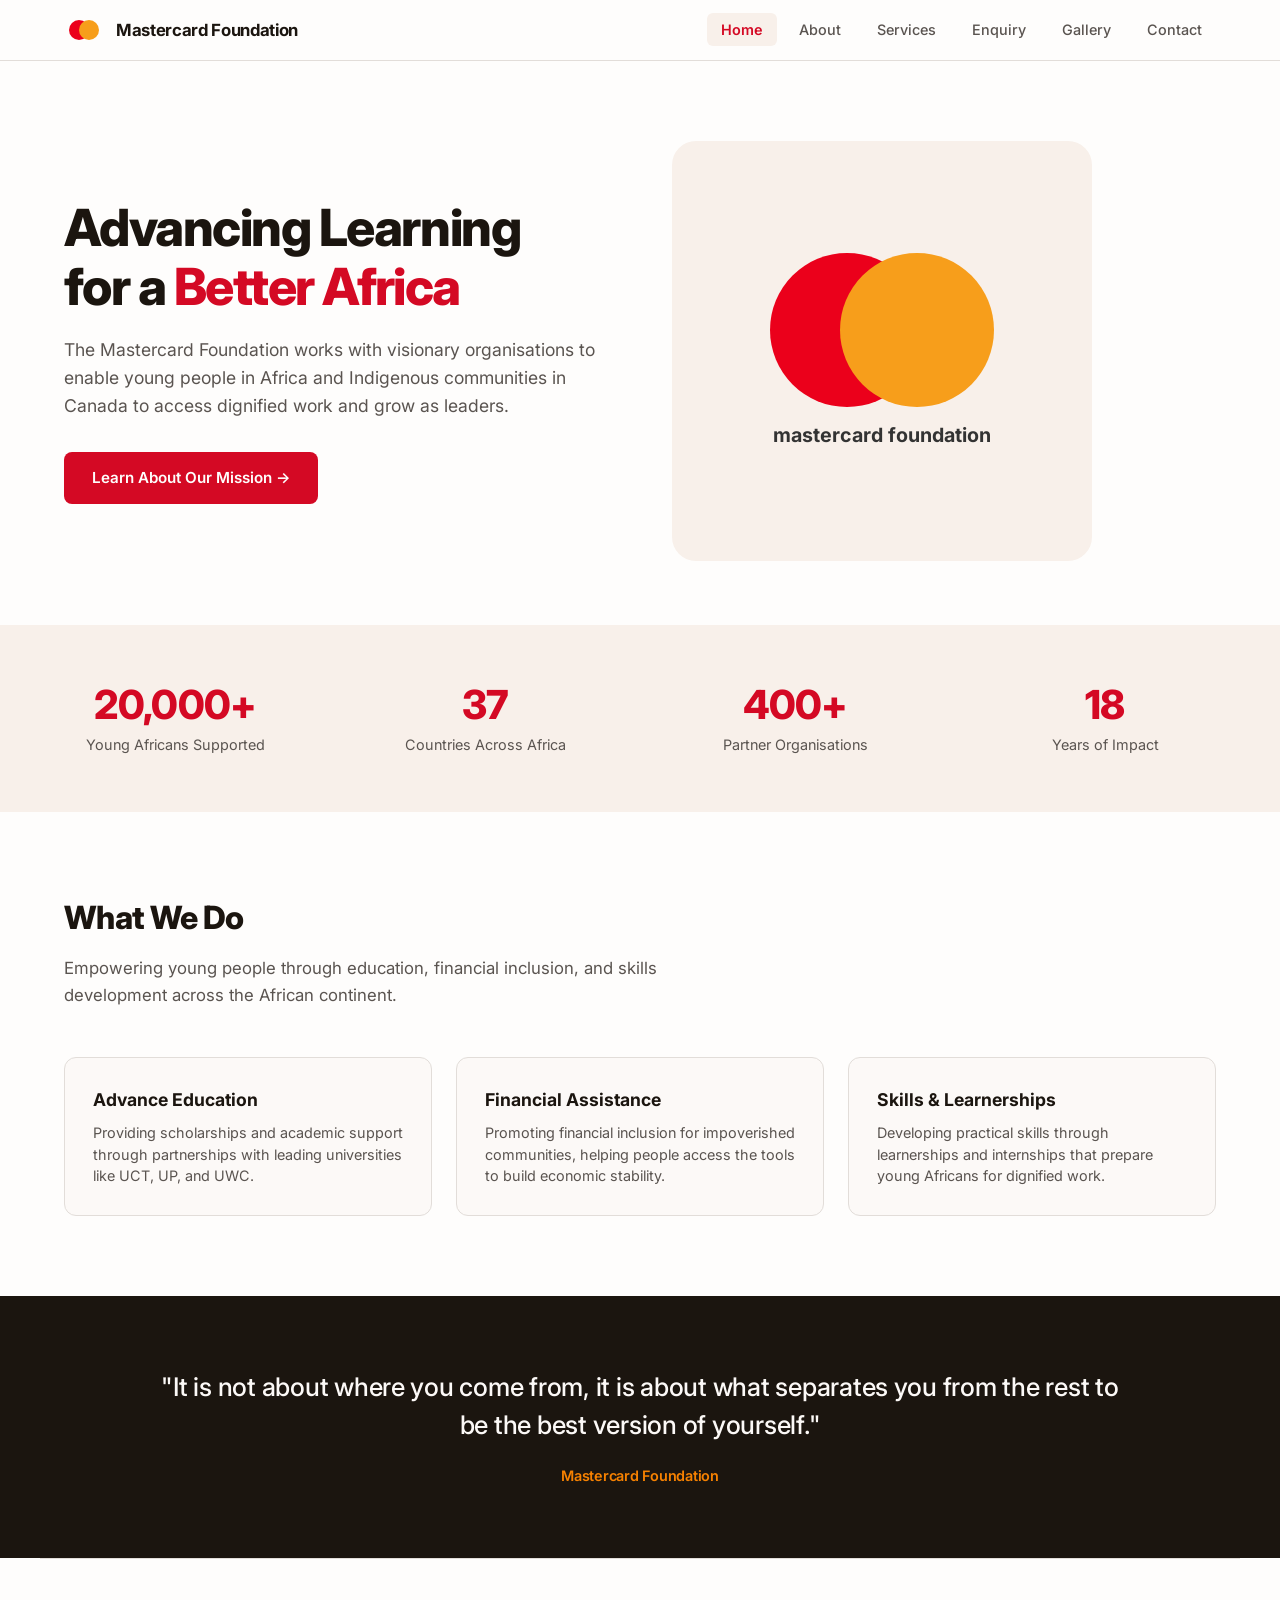
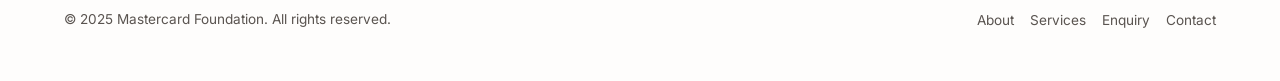
<file: WEDE5020_Part3_Hazel_Roman/WEDE_Part_3/index.html>
<!DOCTYPE html>
<html lang="en">
<head>

    <!-- Meta information for the page -->
    <meta charset="UTF-8">
    <meta name="viewport" content="width=device-width, initial-scale=1.0">
    <title>Mastercard Foundation | Home</title>
    <!-- Google Fonts for modern typography -->
    <link href="https://fonts.googleapis.com/css2?family=Inter:wght@400;500;600;700;800&display=swap" rel="stylesheet">
    

    <meta name="description" content="Learn about Mastercard Foundation programmes, educational opportunities, partnerships and community impact across Africa.">
    <meta name="robots" content="index, follow">
    <meta name="author" content="Hazel Zintle Roman">
    <meta property="og:title" content="Mastercard Foundation | Home">
    <meta property="og:description" content="Learn about Mastercard Foundation programmes, educational opportunities, partnerships and community impact across Africa.">
    <meta property="og:type" content="website">
    <link rel="stylesheet" href="css/index.css">
    <link rel="stylesheet" href="css/part3.css">
    <script src="js/main.js" defer></script>
  </head>
<body>
    <!-- Header: Contains the navigation bar for the website -->
    <header>
        <nav>
            <!-- Brand/Logo link that takes user back to homepage -->
            <a href="index.html" class="nav-brand">
                <!-- Mastercard circles logo (simplified SVG) -->
                <svg viewBox="0 0 48 32" fill="none" xmlns="http://www.w3.org/2000/svg">
                    <circle cx="18" cy="16" r="12" fill="#EB001B"/>
                    <circle cx="30" cy="16" r="12" fill="#F79E1B"/>
                    <path d="M24 6.8a12 12 0 010 18.4 12 12 0 000-18.4z" fill="#FF5F00"/>
                </svg>
                <span>Mastercard Foundation</span>
            </a>

            <!-- Main navigation links connecting all pages of the website -->
            <ul class="nav-links">
                <li><a href="index.html" class="active">Home</a></li>
                <li><a href="about.html">About</a></li>
                <li><a href="services.html">Services</a></li>
                <li><a href="enquiry.html">Enquiry</a></li>
                <li><a href="gallery.html">Gallery</a></li>
                <li><a href="contact.html">Contact</a></li>
            </ul>
        </nav>
    </header>

    <!-- Main content area of the homepage -->
    <main>
        <!-- Hero Section: First thing visitors see, introduces the foundation -->
        <section class="hero">
            <div class="hero-content">
                <h1>Advancing Learning for a <span class="accent">Better Africa</span></h1>
                <p>The Mastercard Foundation works with visionary organisations to enable young people in Africa and Indigenous communities in Canada to access dignified work and grow as leaders.</p>
                <a href="about.html" class="hero-cta">Learn About Our Mission →</a>
            </div>

            <!-- Visual element: Large Mastercard Foundation logo -->
            <div class="hero-visual">
                <svg viewBox="0 0 200 180" fill="none" xmlns="http://www.w3.org/2000/svg">
                    <circle cx="75" cy="75" r="55" fill="#EB001B"/>
                    <circle cx="125" cy="75" r="55" fill="#F79E1B"/>
                    <path d="M100 30a55 55 0 010 90 55 55 0 000-90z" fill="#FF5F00"/>
                    <text x="100" y="155" text-anchor="middle" font-family="Inter, sans-serif" font-size="14" font-weight="700" fill="#333">mastercard foundation</text>
                </svg>
            </div>
        </section>

        <!-- Statistics Section: Key impact numbers of the foundation -->
        <section class="stats">
            <div class="stats-inner">
                <div class="stat-item">
                    <div class="number">20,000+</div>
                    <div class="label">Young Africans Supported</div>
                </div>
                <div class="stat-item">
                    <div class="number">37</div>
                    <div class="label">Countries Across Africa</div>
                </div>
                <div class="stat-item">
                    <div class="number">400+</div>
                    <div class="label">Partner Organisations</div>
                </div>
                <div class="stat-item">
                    <div class="number">18</div>
                    <div class="label">Years of Impact</div>
                </div>
            </div>
        </section>

        <!-- Services Preview: Brief overview of what the foundation offers -->
        <section class="services-preview">
            <div class="section-header">
                <h2>What We Do</h2>
                <p>Empowering young people through education, financial inclusion, and skills development across the African continent.</p>
            </div>

            <div class="services-grid">
                <!-- Service 1: Advance Education -->
                <article class="service-item">
                    <h3>Advance Education</h3>
                    <p>Providing scholarships and academic support through partnerships with leading universities like UCT, UP, and UWC.</p>
                </article>

                <!-- Service 2: Financial Assistance -->
                <article class="service-item">
                    <h3>Financial Assistance</h3>
                    <p>Promoting financial inclusion for impoverished communities, helping people access the tools to build economic stability.</p>
                </article>

                <!-- Service 3: Skills & Learnerships -->
                <article class="service-item">
                    <h3>Skills &amp; Learnerships</h3>
                    <p>Developing practical skills through learnerships and internships that prepare young Africans for dignified work.</p>
                </article>
            </div>
        </section>

        <!-- Motivational Quote Section -->
        <section class="mission">
            <blockquote>
                "It is not about where you come from, it is about what separates you from the rest to be the best version of yourself."
                <cite>Mastercard Foundation</cite>
            </blockquote>
        </section>
    </main>

    <!-- Footer: Contains copyright and secondary navigation links -->
    <footer>
        <div class="footer-left">
            <p>&copy; 2025 Mastercard Foundation. All rights reserved.</p>
        </div>
        <!-- Footer navigation links for quick access to all pages -->
        <ul class="footer-links">
            <li><a href="about.html">About</a></li>
            <li><a href="services.html">Services</a></li>
            <li><a href="enquiry.html">Enquiry</a></li>
            <li><a href="contact.html">Contact</a></li>
        </ul>
    </footer>
</body>
</html>
</file>
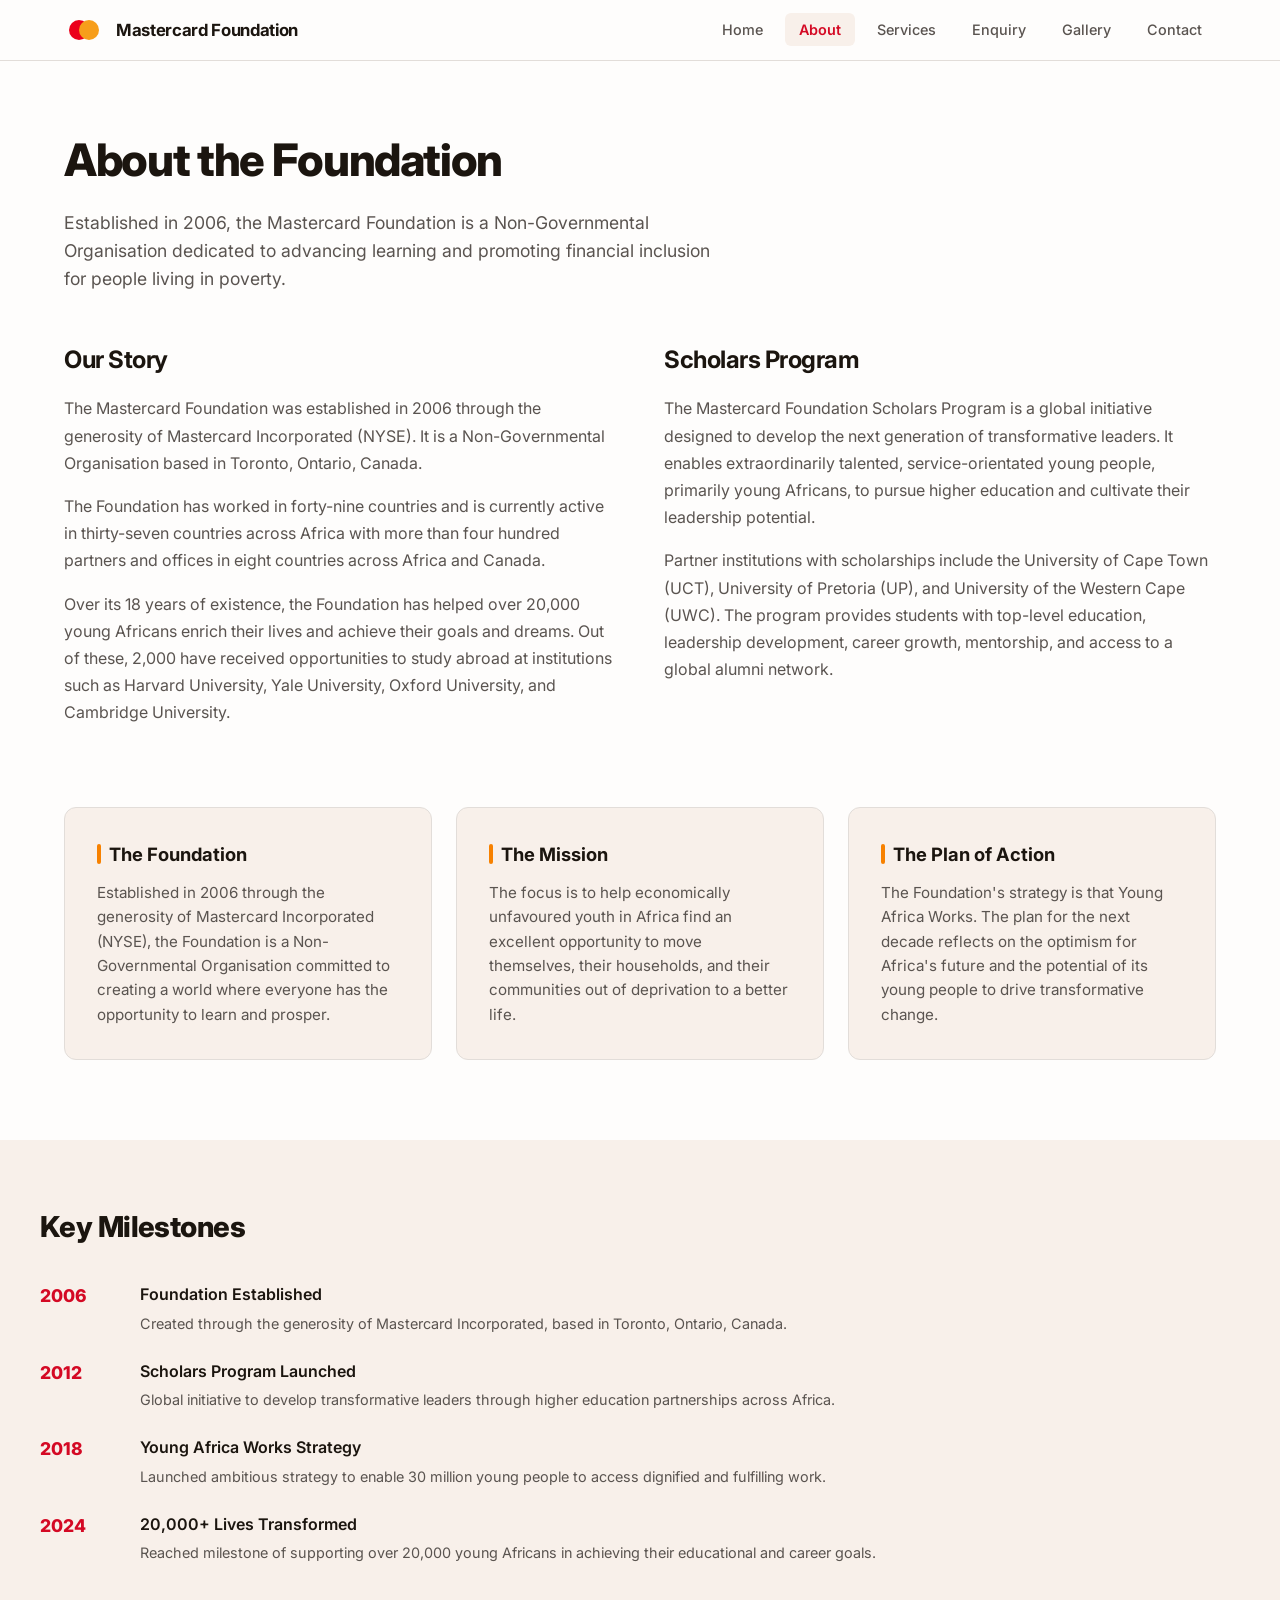
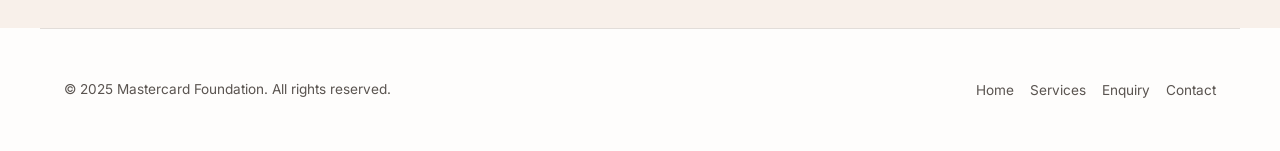
<file: WEDE5020_Part3_Hazel_Roman/WEDE_Part_3/about.html>
<!DOCTYPE html>
<html lang="en">
<head>

    <!-- Meta information for the About page -->
    <meta charset="UTF-8">
    <meta name="viewport" content="width=device-width, initial-scale=1.0">
    <title>About | Mastercard Foundation</title>
    <link href="https://fonts.googleapis.com/css2?family=Inter:wght@400;500;600;700;800&display=swap" rel="stylesheet">
    

    <meta name="description" content="Discover the Mastercard Foundation mission, vision and commitment to advancing education and financial inclusion.">
    <meta name="robots" content="index, follow">
    <meta name="author" content="Hazel Zintle Roman">
    <meta property="og:title" content="About | Mastercard Foundation">
    <meta property="og:description" content="Discover the Mastercard Foundation mission, vision and commitment to advancing education and financial inclusion.">
    <meta property="og:type" content="website">
    <link rel="stylesheet" href="css/about.css">
    <link rel="stylesheet" href="css/part3.css">
    <script src="js/main.js" defer></script>
  </head>
<body>
    <!-- Header with navigation menu -->
    <header>
        <nav>
            <a href="index.html" class="nav-brand">
                <svg viewBox="0 0 48 32" fill="none" xmlns="http://www.w3.org/2000/svg">
                    <circle cx="18" cy="16" r="12" fill="#EB001B"/>
                    <circle cx="30" cy="16" r="12" fill="#F79E1B"/>
                    <path d="M24 6.8a12 12 0 010 18.4 12 12 0 000-18.4z" fill="#FF5F00"/>
                </svg>
                <span>Mastercard Foundation</span>
            </a>
            <!-- Navigation links to all website pages -->
            <ul class="nav-links">
                <li><a href="index.html">Home</a></li>
                <li><a href="about.html" class="active">About</a></li>
                <li><a href="services.html">Services</a></li>
                <li><a href="enquiry.html">Enquiry</a></li>
                <li><a href="gallery.html">Gallery</a></li>
                <li><a href="contact.html">Contact</a></li>
            </ul>
        </nav>
    </header>

    <!-- Main content of the About page -->
    <main>
        <!-- Page heading introduces the About section -->
        <section class="page-header">
            <h1>About the Foundation</h1>
            <p>Established in 2006, the Mastercard Foundation is a Non-Governmental Organisation dedicated to advancing learning and promoting financial inclusion for people living in poverty.</p>
        </section>

        <!-- Detailed about section with history and background -->
        <section class="about-section">
            <div class="about-grid">
                <div class="about-text">
                    <h2>Our Story</h2>
                    <p>The Mastercard Foundation was established in 2006 through the generosity of Mastercard Incorporated (NYSE). It is a Non-Governmental Organisation based in Toronto, Ontario, Canada.</p>
                    <p>The Foundation has worked in forty-nine countries and is currently active in thirty-seven countries across Africa with more than four hundred partners and offices in eight countries across Africa and Canada.</p>
                    <p>Over its 18 years of existence, the Foundation has helped over 20,000 young Africans enrich their lives and achieve their goals and dreams. Out of these, 2,000 have received opportunities to study abroad at institutions such as Harvard University, Yale University, Oxford University, and Cambridge University.</p>
                </div>
                <div class="about-text">
                    <h2>Scholars Program</h2>
                    <p>The Mastercard Foundation Scholars Program is a global initiative designed to develop the next generation of transformative leaders. It enables extraordinarily talented, service-orientated young people, primarily young Africans, to pursue higher education and cultivate their leadership potential.</p>
                    <p>Partner institutions with scholarships include the University of Cape Town (UCT), University of Pretoria (UP), and University of the Western Cape (UWC). The program provides students with top-level education, leadership development, career growth, mentorship, and access to a global alumni network.</p>
                </div>
            </div>
        </section>

        <!-- Three information blocks: Foundation overview, Mission, Plan of Action -->
        <section class="info-blocks">
            <!-- Block 1: About the Foundation summary -->
            <div class="info-block">
                <h3>The Foundation</h3>
                <p>Established in 2006 through the generosity of Mastercard Incorporated (NYSE), the Foundation is a Non-Governmental Organisation committed to creating a world where everyone has the opportunity to learn and prosper.</p>
            </div>

            <!-- Block 2: The Mission statement -->
            <div class="info-block">
                <h3>The Mission</h3>
                <p>The focus is to help economically unfavoured youth in Africa find an excellent opportunity to move themselves, their households, and their communities out of deprivation to a better life.</p>
            </div>

            <!-- Block 3: The Plan of Action / Strategy -->
            <div class="info-block">
                <h3>The Plan of Action</h3>
                <p>The Foundation's strategy is that Young Africa Works. The plan for the next decade reflects on the optimism for Africa's future and the potential of its young people to drive transformative change.</p>
            </div>
        </section>

        <!-- Timeline showing key milestones -->
        <section class="timeline-section">
            <div class="timeline-inner">
                <h2>Key Milestones</h2>
                <div class="timeline">
                    <!-- Timeline event 1 -->
                    <div class="timeline-item">
                        <div class="timeline-year">2006</div>
                        <div class="timeline-content">
                            <h4>Foundation Established</h4>
                            <p>Created through the generosity of Mastercard Incorporated, based in Toronto, Ontario, Canada.</p>
                        </div>
                    </div>
                    <!-- Timeline event 2 -->
                    <div class="timeline-item">
                        <div class="timeline-year">2012</div>
                        <div class="timeline-content">
                            <h4>Scholars Program Launched</h4>
                            <p>Global initiative to develop transformative leaders through higher education partnerships across Africa.</p>
                        </div>
                    </div>
                    <!-- Timeline event 3 -->
                    <div class="timeline-item">
                        <div class="timeline-year">2018</div>
                        <div class="timeline-content">
                            <h4>Young Africa Works Strategy</h4>
                            <p>Launched ambitious strategy to enable 30 million young people to access dignified and fulfilling work.</p>
                        </div>
                    </div>
                    <!-- Timeline event 4 -->
                    <div class="timeline-item">
                        <div class="timeline-year">2024</div>
                        <div class="timeline-content">
                            <h4>20,000+ Lives Transformed</h4>
                            <p>Reached milestone of supporting over 20,000 young Africans in achieving their educational and career goals.</p>
                        </div>
                    </div>
                </div>
            </div>
        </section>
    </main>

    <!-- Footer with copyright and links -->
    <footer>
        <div class="footer-left">
            <p>&copy; 2025 Mastercard Foundation. All rights reserved.</p>
        </div>
        <ul class="footer-links">
            <li><a href="index.html">Home</a></li>
            <li><a href="services.html">Services</a></li>
            <li><a href="enquiry.html">Enquiry</a></li>
            <li><a href="contact.html">Contact</a></li>
        </ul>
    </footer>
</body>
</html>
</file>
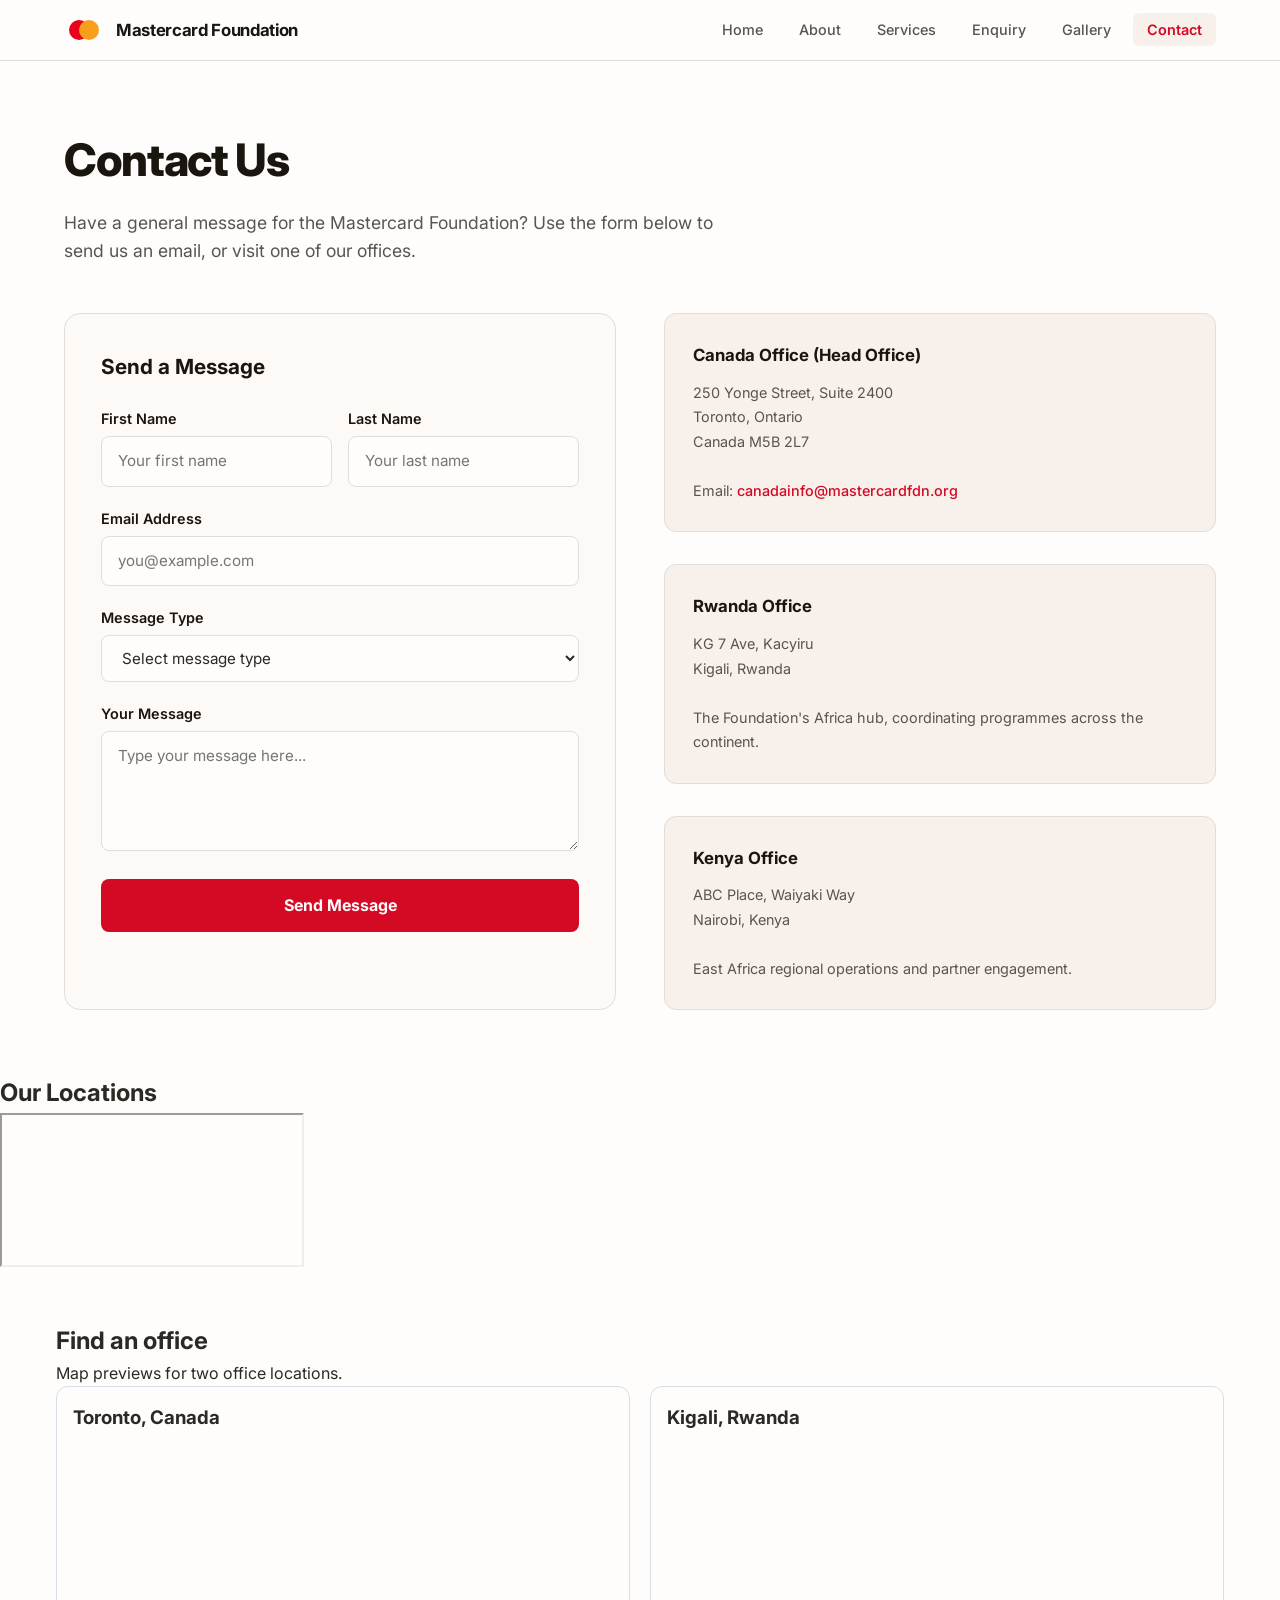
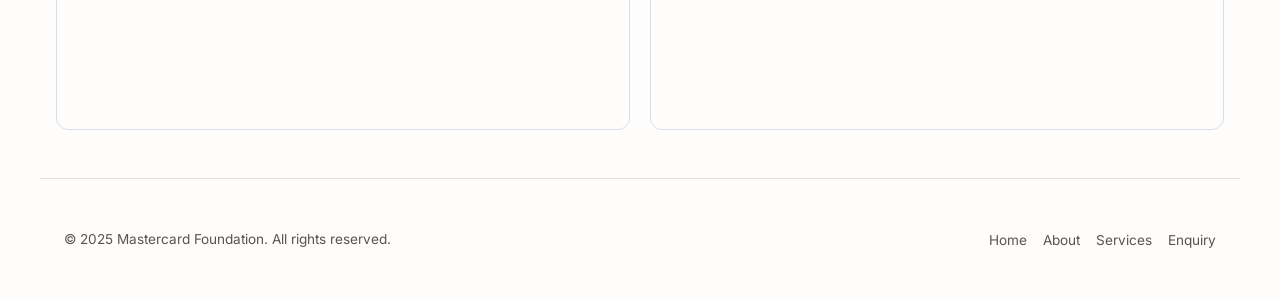
<file: WEDE5020_Part3_Hazel_Roman/WEDE_Part_3/contact.html>
<!DOCTYPE html>
<html lang="en">
<head>

    <!-- Meta information for the Contact page -->
    <meta charset="UTF-8">
    <meta name="viewport" content="width=device-width, initial-scale=1.0">
    <title>Contact | Mastercard Foundation</title>
    <link href="https://fonts.googleapis.com/css2?family=Inter:wght@400;500;600;700;800&display=swap" rel="stylesheet">
    

    <meta name="description" content="Contact Mastercard Foundation offices and send a general enquiry.">
    <meta name="robots" content="index, follow">
    <meta name="author" content="Hazel Zintle Roman">
    <meta property="og:title" content="Contact | Mastercard Foundation">
    <meta property="og:description" content="Contact Mastercard Foundation offices and send a general enquiry.">
    <meta property="og:type" content="website">
    <link rel="stylesheet" href="css/contact.css">
    <link rel="stylesheet" href="css/part3.css">
    <script src="js/main.js" defer></script>
  </head>
<body>
    <!-- Header with navigation -->
    <header>
        <nav>
            <a href="index.html" class="nav-brand">
                <svg viewBox="0 0 48 32" fill="none"><circle cx="18" cy="16" r="12" fill="#EB001B"/><circle cx="30" cy="16" r="12" fill="#F79E1B"/><path d="M24 6.8a12 12 0 010 18.4 12 12 0 000-18.4z" fill="#FF5F00"/></svg>
                <span>Mastercard Foundation</span>
            </a>
            <ul class="nav-links">
                <li><a href="index.html">Home</a></li>
                <li><a href="about.html">About</a></li>
                <li><a href="services.html">Services</a></li>
                <li><a href="enquiry.html">Enquiry</a></li>
                <li><a href="gallery.html">Gallery</a></li>
                <li><a href="contact.html" class="active">Contact</a></li>
            </ul>
        </nav>
    </header>

    <!-- Main content: Contact form, office info, and map -->
    <main>
        <section class="page-header">
            <h1>Contact Us</h1>
            <p>Have a general message for the Mastercard Foundation? Use the form below to send us an email, or visit one of our offices.</p>
        </section>

        <!-- Contact layout: Form on the left, office details on the right -->
        <section class="contact-layout">
            <!-- Contact Form: For sending a general message to the organisation -->
            <form class="contact-form" id="contactForm" action="mailto:canadainfo@mastercardfdn.org" method="POST" enctype="text/plain" novalidate>
                <h2>Send a Message</h2>

                <!-- Name fields -->
                <div class="form-row">
                    <div class="form-group">
                        <label for="contactFirstName">First Name</label>
                        <input type="text" id="contactFirstName" name="firstName" placeholder="Your first name" required>
                    </div>
                    <div class="form-group">
                        <label for="contactLastName">Last Name</label>
                        <input type="text" id="contactLastName" name="lastName" placeholder="Your last name" required>
                    </div>
                </div>

                <!-- Email field -->
                <div class="form-group">
                    <label for="contactEmail">Email Address</label>
                    <input type="email" id="contactEmail" name="email" placeholder="you@example.com" required>
                </div>

                <!-- Message type dropdown -->
                <div class="form-group">
                    <label for="messageType">Message Type</label>
                    <select id="messageType" name="messageType" required>
                        <option value="" disabled selected>Select message type</option>
                        <option value="general">General Inquiry</option>
                        <option value="media">Media / Press</option>
                        <option value="partnership">Partnership</option>
                        <option value="feedback">Feedback</option>
                        <option value="complaint">Complaint</option>
                    </select>
                </div>

                <!-- Message body textarea -->
                <div class="form-group">
                    <label for="contactMessage">Your Message</label>
                    <textarea id="contactMessage" name="message" placeholder="Type your message here..." required></textarea>
                </div>

                <!-- Submit button sends the form -->
                <button type="submit" class="submit-btn">Send Message</button>
            <p class="form-message" id="contactFeedback" role="status" aria-live="polite"></p>
                </form>

            <!-- Contact Information: Office addresses and details -->
            <div class="contact-info">
                <!-- Canada Office (Head Office) -->
                <div class="office-card">
                    <h3>Canada Office (Head Office)</h3>
                    <p>
                        250 Yonge Street, Suite 2400<br>
                        Toronto, Ontario<br>
                        Canada M5B 2L7<br><br>
                        Email: <a href="mailto:canadainfo@mastercardfdn.org">canadainfo@mastercardfdn.org</a>
                    </p>
                </div>

                <!-- Kigali Office (Rwanda) -->
                <div class="office-card">
                    <h3>Rwanda Office</h3>
                    <p>
                        KG 7 Ave, Kacyiru<br>
                        Kigali, Rwanda<br><br>
                        The Foundation's Africa hub, coordinating programmes across the continent.
                    </p>
                </div>

                <!-- Nairobi Office (Kenya) -->
                <div class="office-card">
                    <h3>Kenya Office</h3>
                    <p>
                        ABC Place, Waiyaki Way<br>
                        Nairobi, Kenya<br><br>
                        East Africa regional operations and partner engagement.
                    </p>
                </div>
            </div>
        </section>

        <!-- Map Section: Shows multiple office locations on a Google Map -->
        <section class="map-section">
            <h2>Our Locations</h2>
            <!-- Google Maps embed showing Toronto head office location -->
            <!-- Note: The assignment requires more than 1 location to be shown -->
            <div class="map-container">
                <iframe src="https://www.google.com/maps/embed?pb=!1m18!1m12!1m3!1d2886.6893!2d-79.3832!3d43.6532!2m3!1f0!2f0!3f0!3m2!1i1024!2i768!4f13.1!3m3!1m2!1s0x89d4cb90d7c63ba5%3A0x323555502ab4c477!2s250%20Yonge%20St%2C%20Toronto%2C%20ON%20M5B%202L7%2C%20Canada!5e0!3m2!1sen!2sza!4v1700000000000!5m2!1sen!2sza" allowfullscreen="" loading="lazy" referrerpolicy="no-referrer-when-downgrade"></iframe>
            </div>
        </section>
    
<section class="location-section" aria-labelledby="location-title"><div class="section-heading"><h2 id="location-title">Find an office</h2><p>Map previews for two office locations.</p></div><div class="map-grid"><article class="map-card"><h3>Toronto, Canada</h3><iframe title="Map showing Toronto, Canada" loading="lazy" referrerpolicy="no-referrer-when-downgrade" src="https://www.google.com/maps?q=Mastercard+Foundation+Toronto&output=embed"></iframe></article><article class="map-card"><h3>Kigali, Rwanda</h3><iframe title="Map showing Kigali, Rwanda" loading="lazy" referrerpolicy="no-referrer-when-downgrade" src="https://www.google.com/maps?q=Kigali+Rwanda&output=embed"></iframe></article></div></section>
</main>

    <!-- Footer -->
    <footer>
        <div class="footer-left">
            <p>&copy; 2025 Mastercard Foundation. All rights reserved.</p>
        </div>
        <ul class="footer-links">
            <li><a href="index.html">Home</a></li>
            <li><a href="about.html">About</a></li>
            <li><a href="services.html">Services</a></li>
            <li><a href="enquiry.html">Enquiry</a></li>
        </ul>
    </footer>
</body>
</html>
</file>
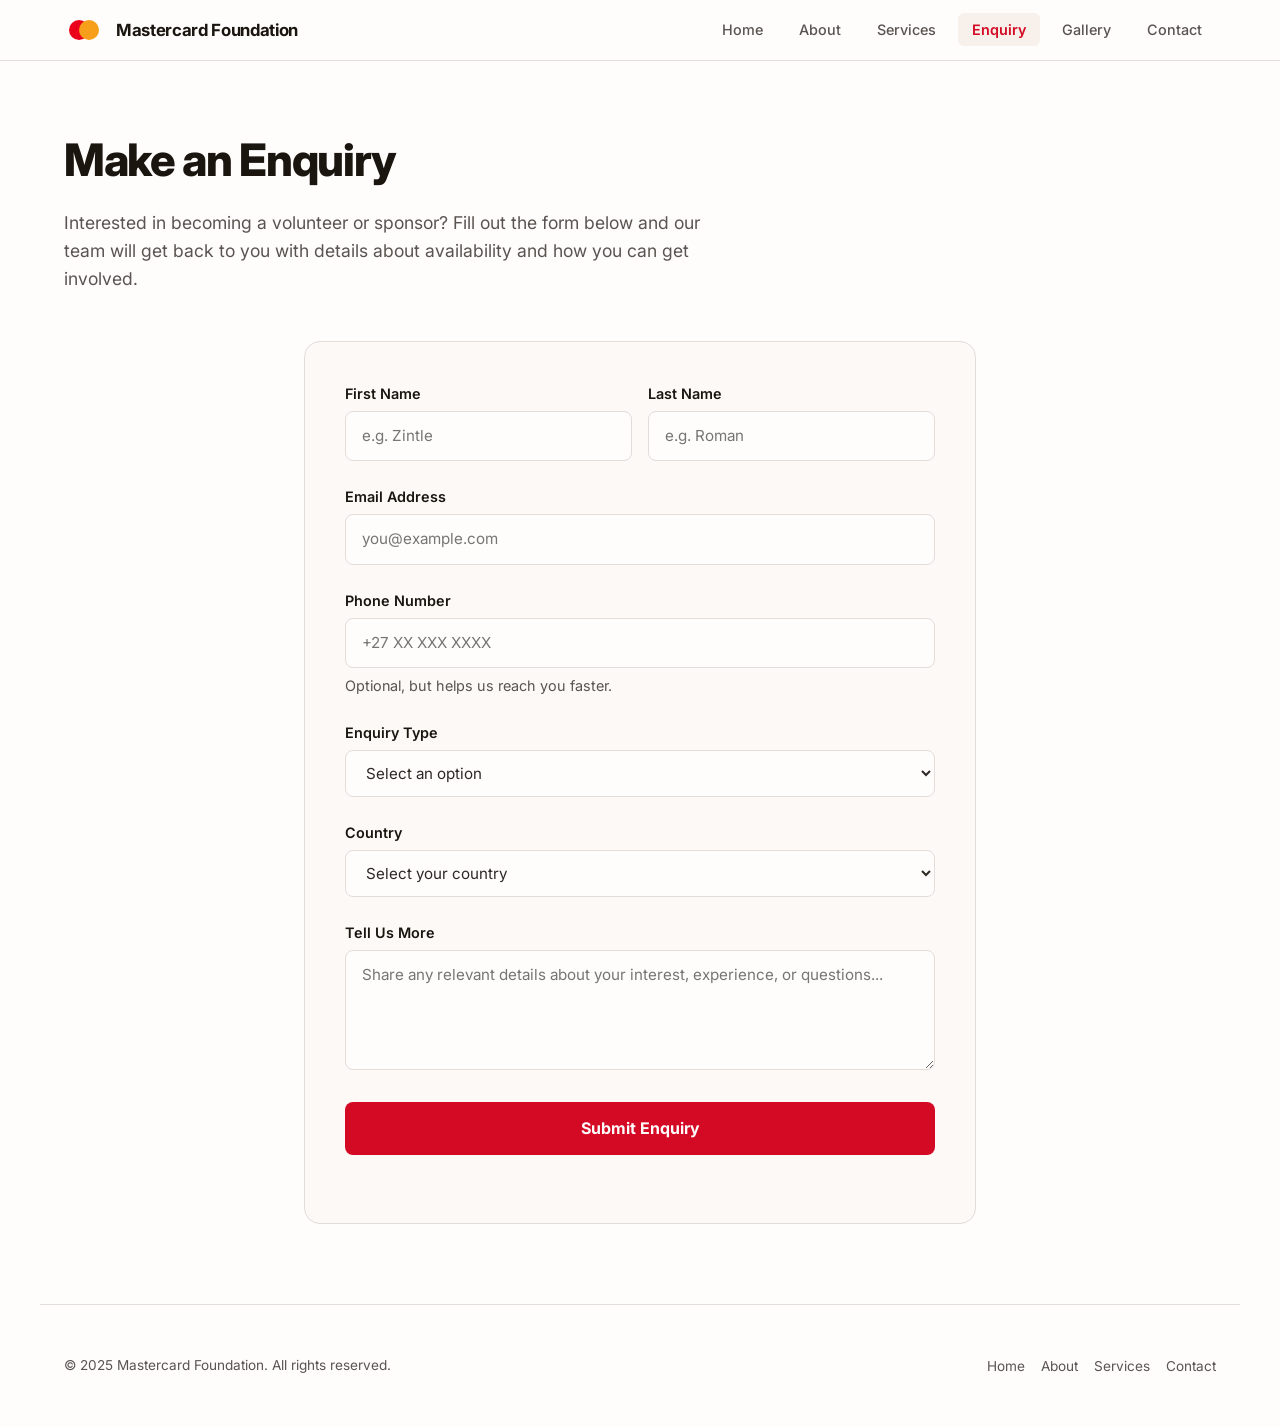
<file: WEDE5020_Part3_Hazel_Roman/WEDE_Part_3/enquiry.html>
<!DOCTYPE html>
<html lang="en">
<head>

    <!-- Meta information for the Enquiry page -->
    <meta charset="UTF-8">
    <meta name="viewport" content="width=device-width, initial-scale=1.0">
    <title>Enquiry | Mastercard Foundation</title>
    <link href="https://fonts.googleapis.com/css2?family=Inter:wght@400;500;600;700;800&display=swap" rel="stylesheet">
    

    <meta name="description" content="Enquire about Mastercard Foundation programmes, volunteering and sponsorship opportunities.">
    <meta name="robots" content="index, follow">
    <meta name="author" content="Hazel Zintle Roman">
    <meta property="og:title" content="Enquiry | Mastercard Foundation">
    <meta property="og:description" content="Enquire about Mastercard Foundation programmes, volunteering and sponsorship opportunities.">
    <meta property="og:type" content="website">
    <link rel="stylesheet" href="css/enquiry.css">
    <link rel="stylesheet" href="css/part3.css">
    <script src="js/main.js" defer></script>
  </head>
<body>
    <!-- Header with navigation -->
    <header>
        <nav>
            <a href="index.html" class="nav-brand">
                <svg viewBox="0 0 48 32" fill="none"><circle cx="18" cy="16" r="12" fill="#EB001B"/><circle cx="30" cy="16" r="12" fill="#F79E1B"/><path d="M24 6.8a12 12 0 010 18.4 12 12 0 000-18.4z" fill="#FF5F00"/></svg>
                <span>Mastercard Foundation</span>
            </a>
            <ul class="nav-links">
                <li><a href="index.html">Home</a></li>
                <li><a href="about.html">About</a></li>
                <li><a href="services.html">Services</a></li>
                <li><a href="enquiry.html" class="active">Enquiry</a></li>
                <li><a href="gallery.html">Gallery</a></li>
                <li><a href="contact.html">Contact</a></li>
            </ul>
        </nav>
    </header>

    <!-- Main content: Enquiry form for volunteering or sponsorship -->
    <main>
        <section class="page-header">
            <h1>Make an Enquiry</h1>
            <p>Interested in becoming a volunteer or sponsor? Fill out the form below and our team will get back to you with details about availability and how you can get involved.</p>
        </section>

        <!-- Enquiry form section: Allows visitors to enquire about volunteering or sponsorship -->
        <section class="form-section">
            <form class="enquiry-form" id="enquiryForm" action="#" method="POST" novalidate>
                <!-- Name fields: First and Last name in a row -->
                <div class="form-row">
                    <div class="form-group">
                        <label for="firstName">First Name</label>
                        <input type="text" id="firstName" name="firstName" placeholder="e.g. Zintle" required>
                    </div>
                    <div class="form-group">
                        <label for="lastName">Last Name</label>
                        <input type="text" id="lastName" name="lastName" placeholder="e.g. Roman" required>
                    </div>
                </div>

                <!-- Email field -->
                <div class="form-group">
                    <label for="email">Email Address</label>
                    <input type="email" id="email" name="email" placeholder="you@example.com" required>
                </div>

                <!-- Phone number field -->
                <div class="form-group">
                    <label for="phone">Phone Number</label>
                    <input type="tel" id="phone" name="phone" placeholder="+27 XX XXX XXXX">
                    <p class="form-hint">Optional, but helps us reach you faster.</p>
                </div>

                <!-- Enquiry type dropdown: Volunteer or Sponsor -->
                <div class="form-group">
                    <label for="enquiryType">Enquiry Type</label>
                    <select id="enquiryType" name="enquiryType" required>
                        <option value="" disabled selected>Select an option</option>
                        <option value="volunteer">I want to volunteer</option>
                        <option value="sponsor">I want to become a sponsor</option>
                        <option value="scholarship">Scholarship information</option>
                        <option value="partnership">Partnership opportunities</option>
                        <option value="other">Other</option>
                    </select>
                </div>

                <!-- Country/Region field -->
                <div class="form-group">
                    <label for="country">Country</label>
                    <select id="country" name="country" required>
                        <option value="" disabled selected>Select your country</option>
                        <option value="ZA">South Africa</option>
                        <option value="NG">Nigeria</option>
                        <option value="KE">Kenya</option>
                        <option value="GH">Ghana</option>
                        <option value="RW">Rwanda</option>
                        <option value="ET">Ethiopia</option>
                        <option value="CA">Canada</option>
                        <option value="other">Other</option>
                    </select>
                </div>

                <!-- Message/Details textarea -->
                <div class="form-group">
                    <label for="message">Tell Us More</label>
                    <textarea id="message" name="message" placeholder="Share any relevant details about your interest, experience, or questions..." required></textarea>
                </div>

                <!-- Submit button -->
                <button type="submit" class="submit-btn">Submit Enquiry</button>
            <p class="form-message" id="enquiryFeedback" role="status" aria-live="polite"></p>
                </form>
        </section>
    </main>

    <!-- Footer -->
    <footer>
        <div class="footer-left">
            <p>&copy; 2025 Mastercard Foundation. All rights reserved.</p>
        </div>
        <ul class="footer-links">
            <li><a href="index.html">Home</a></li>
            <li><a href="about.html">About</a></li>
            <li><a href="services.html">Services</a></li>
            <li><a href="contact.html">Contact</a></li>
        </ul>
    </footer>
</body>
</html>
</file>
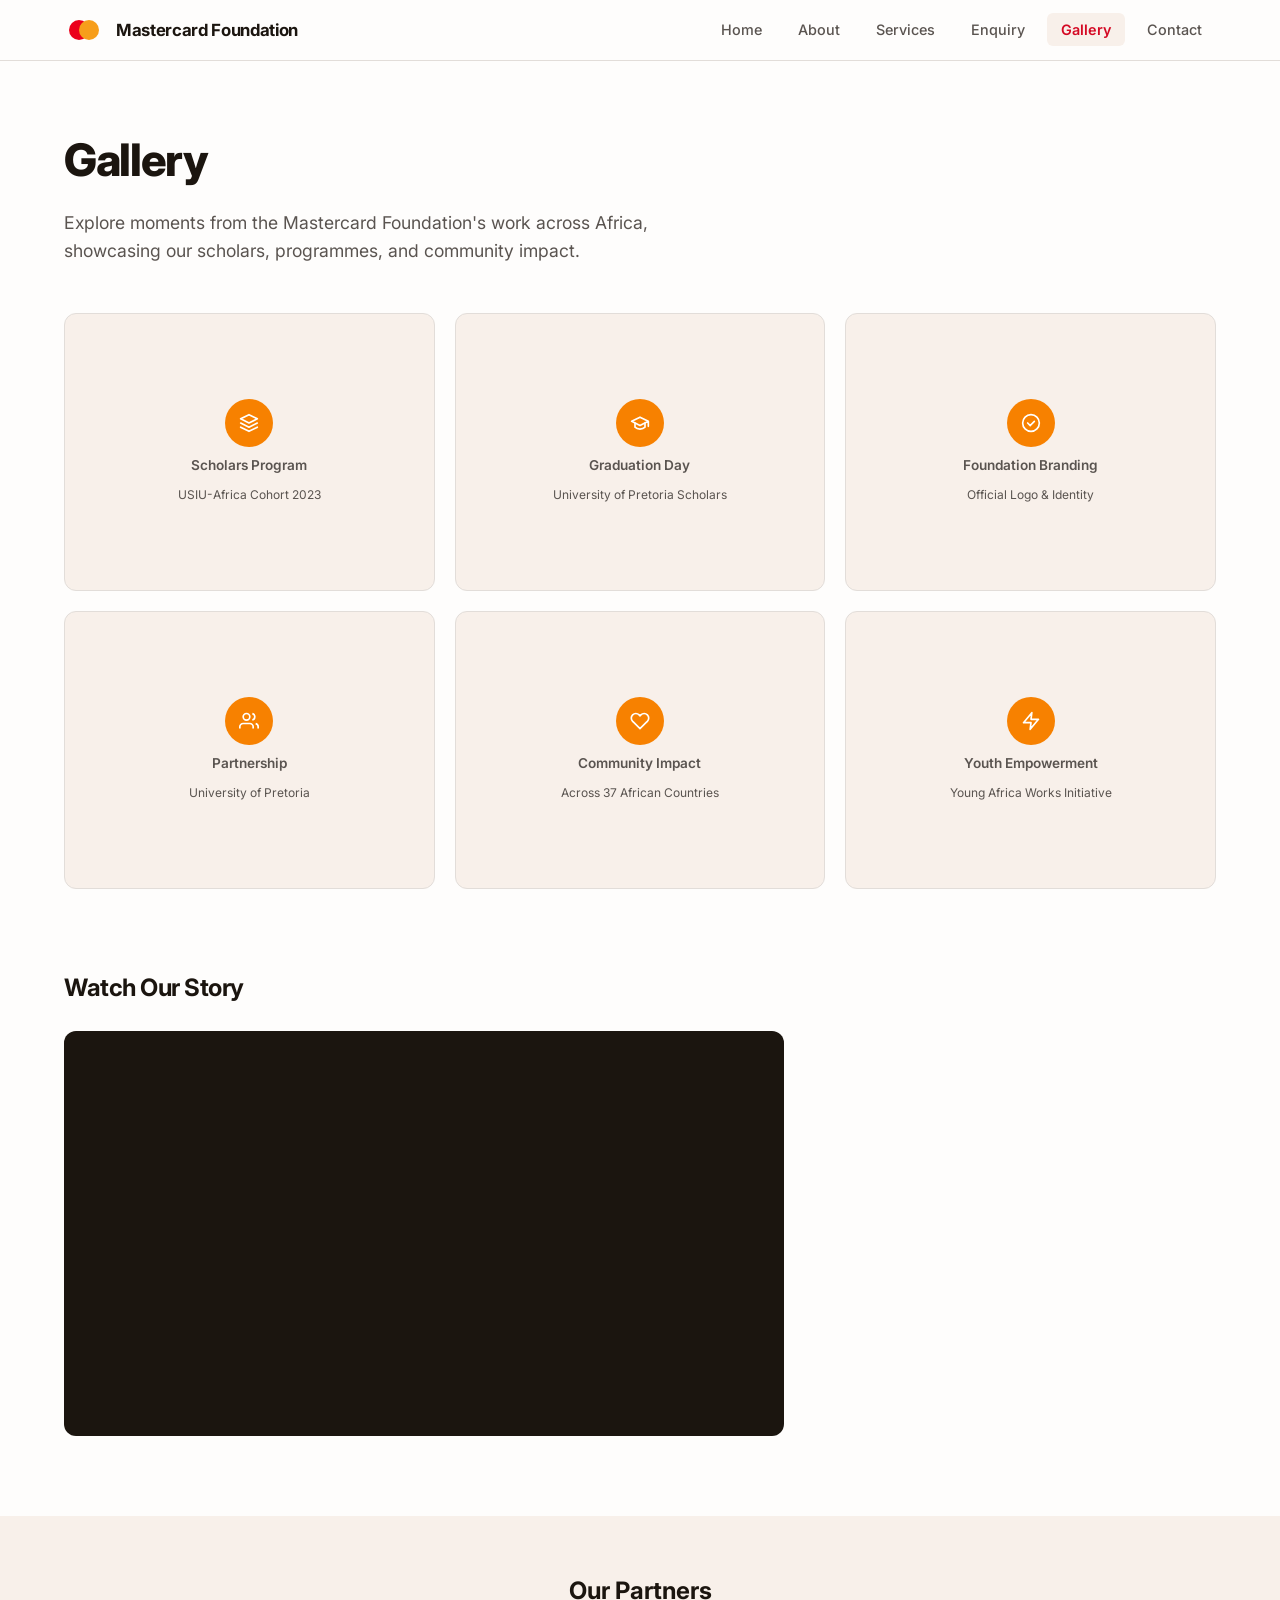
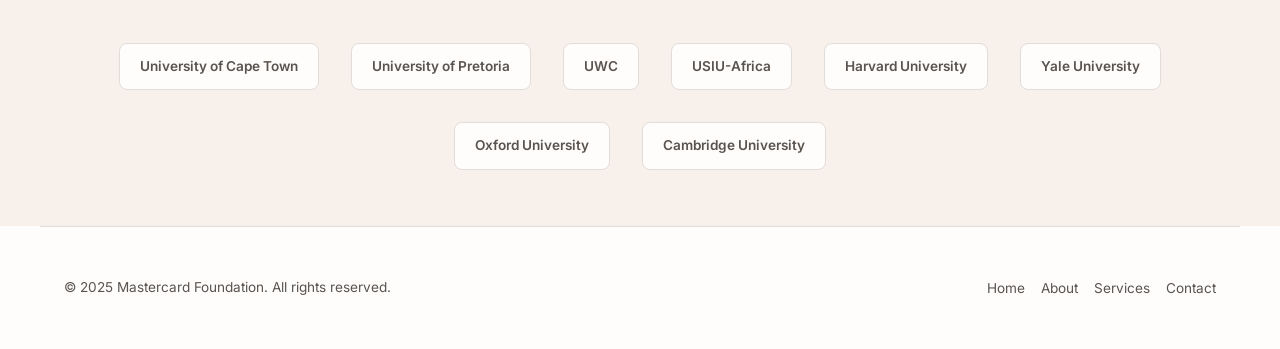
<file: WEDE5020_Part3_Hazel_Roman/WEDE_Part_3/gallery.html>
<!DOCTYPE html>
<html lang="en">
<head>

    <!-- Meta information for the Gallery page -->
    <meta charset="UTF-8">
    <meta name="viewport" content="width=device-width, initial-scale=1.0">
    <title>Gallery | Mastercard Foundation</title>
    <link href="https://fonts.googleapis.com/css2?family=Inter:wght@400;500;600;700;800&display=swap" rel="stylesheet">
    

    <meta name="description" content="Explore images and media highlighting Mastercard Foundation programmes and community impact.">
    <meta name="robots" content="index, follow">
    <meta name="author" content="Hazel Zintle Roman">
    <meta property="og:title" content="Gallery | Mastercard Foundation">
    <meta property="og:description" content="Explore images and media highlighting Mastercard Foundation programmes and community impact.">
    <meta property="og:type" content="website">
    <link rel="stylesheet" href="css/gallery.css">
    <link rel="stylesheet" href="css/part3.css">
    <script src="js/main.js" defer></script>
  </head>
<body>
    <!-- Header with navigation -->
    <header>
        <nav>
            <a href="index.html" class="nav-brand">
                <svg viewBox="0 0 48 32" fill="none"><circle cx="18" cy="16" r="12" fill="#EB001B"/><circle cx="30" cy="16" r="12" fill="#F79E1B"/><path d="M24 6.8a12 12 0 010 18.4 12 12 0 000-18.4z" fill="#FF5F00"/></svg>
                <span>Mastercard Foundation</span>
            </a>
            <ul class="nav-links">
                <li><a href="index.html">Home</a></li>
                <li><a href="about.html">About</a></li>
                <li><a href="services.html">Services</a></li>
                <li><a href="enquiry.html">Enquiry</a></li>
                <li><a href="gallery.html" class="active">Gallery</a></li>
                <li><a href="contact.html">Contact</a></li>
            </ul>
        </nav>
    </header>

    <!-- Main content: Photo gallery and video -->
    <main>
        <section class="page-header">
            <h1>Gallery</h1>
            <p>Explore moments from the Mastercard Foundation's work across Africa, showcasing our scholars, programmes, and community impact.</p>
        </section>

        <!-- Photo Gallery Grid: Contains images of the Foundation's activities -->
        <section class="gallery-section">
            <div class="gallery-grid">
                <!-- Gallery Image 1: Scholars Program group photo -->
                <div class="gallery-item">
                    <div class="gallery-placeholder">
                        <div class="icon">
                            <svg width="20" height="20" fill="none" viewBox="0 0 24 24"><path d="M12 2L2 7l10 5 10-5-10-5zM2 17l10 5 10-5M2 12l10 5 10-5" stroke="#fff" stroke-width="2" stroke-linecap="round" stroke-linejoin="round"/></svg>
                        </div>
                        <span class="caption">Scholars Program</span>
                        <span class="sub">USIU-Africa Cohort 2023</span>
                    </div>
                </div>

                <!-- Gallery Image 2: Graduation ceremony -->
                <div class="gallery-item">
                    <div class="gallery-placeholder">
                        <div class="icon">
                            <svg width="20" height="20" fill="none" viewBox="0 0 24 24"><path d="M22 10v6M2 10l10-5 10 5-10 5z" stroke="#fff" stroke-width="2" stroke-linecap="round" stroke-linejoin="round"/><path d="M6 12v5c3 3 9 3 12 0v-5" stroke="#fff" stroke-width="2" stroke-linecap="round" stroke-linejoin="round"/></svg>
                        </div>
                        <span class="caption">Graduation Day</span>
                        <span class="sub">University of Pretoria Scholars</span>
                    </div>
                </div>

                <!-- Gallery Image 3: Foundation logo and branding -->
                <div class="gallery-item">
                    <div class="gallery-placeholder">
                        <div class="icon">
                            <svg width="20" height="20" fill="none" viewBox="0 0 24 24"><circle cx="12" cy="12" r="10" stroke="#fff" stroke-width="2"/><path d="M8 12l3 3 5-5" stroke="#fff" stroke-width="2" stroke-linecap="round"/></svg>
                        </div>
                        <span class="caption">Foundation Branding</span>
                        <span class="sub">Official Logo &amp; Identity</span>
                    </div>
                </div>

                <!-- Gallery Image 4: Scholars Program partnership with University of Pretoria -->
                <div class="gallery-item">
                    <div class="gallery-placeholder">
                        <div class="icon">
                            <svg width="20" height="20" fill="none" viewBox="0 0 24 24"><path d="M17 21v-2a4 4 0 00-4-4H5a4 4 0 00-4 4v2" stroke="#fff" stroke-width="2"/><circle cx="9" cy="7" r="4" stroke="#fff" stroke-width="2"/><path d="M23 21v-2a4 4 0 00-3-3.87M16 3.13a4 4 0 010 7.75" stroke="#fff" stroke-width="2"/></svg>
                        </div>
                        <span class="caption">Partnership</span>
                        <span class="sub">University of Pretoria</span>
                    </div>
                </div>

                <!-- Gallery Image 5: Community impact -->
                <div class="gallery-item">
                    <div class="gallery-placeholder">
                        <div class="icon">
                            <svg width="20" height="20" fill="none" viewBox="0 0 24 24"><path d="M20.84 4.61a5.5 5.5 0 00-7.78 0L12 5.67l-1.06-1.06a5.5 5.5 0 00-7.78 7.78l1.06 1.06L12 21.23l7.78-7.78 1.06-1.06a5.5 5.5 0 000-7.78z" stroke="#fff" stroke-width="2"/></svg>
                        </div>
                        <span class="caption">Community Impact</span>
                        <span class="sub">Across 37 African Countries</span>
                    </div>
                </div>

                <!-- Gallery Image 6: Youth empowerment -->
                <div class="gallery-item">
                    <div class="gallery-placeholder">
                        <div class="icon">
                            <svg width="20" height="20" fill="none" viewBox="0 0 24 24"><path d="M13 2L3 14h9l-1 8 10-12h-9l1-8z" stroke="#fff" stroke-width="2" stroke-linecap="round" stroke-linejoin="round"/></svg>
                        </div>
                        <span class="caption">Youth Empowerment</span>
                        <span class="sub">Young Africa Works Initiative</span>
                    </div>
                </div>
            </div>
        </section>

        <!-- Video Section: Embedded YouTube video about the Foundation -->
        <section class="video-section">
            <h2>Watch Our Story</h2>
            <!-- Embedded YouTube video from Mastercard Foundation channel -->
            <div class="video-embed">
                <iframe src="https://www.youtube.com/embed/82q7a8rMvjs" title="Mastercard Foundation Video" allow="accelerometer; autoplay; clipboard-write; encrypted-media; gyroscope; picture-in-picture" allowfullscreen></iframe>
            </div>
        </section>

        <!-- Partners Section: Logos of organisations that partner with the Foundation -->
        <section class="partners-section">
            <div class="partners-inner">
                <h2>Our Partners</h2>
                <div class="partners-grid">
                    <div class="partner-logo">University of Cape Town</div>
                    <div class="partner-logo">University of Pretoria</div>
                    <div class="partner-logo">UWC</div>
                    <div class="partner-logo">USIU-Africa</div>
                    <div class="partner-logo">Harvard University</div>
                    <div class="partner-logo">Yale University</div>
                    <div class="partner-logo">Oxford University</div>
                    <div class="partner-logo">Cambridge University</div>
                </div>
            </div>
        </section>
    </main>

    <!-- Footer -->
    <footer>
        <div class="footer-left">
            <p>&copy; 2025 Mastercard Foundation. All rights reserved.</p>
        </div>
        <ul class="footer-links">
            <li><a href="index.html">Home</a></li>
            <li><a href="about.html">About</a></li>
            <li><a href="services.html">Services</a></li>
            <li><a href="contact.html">Contact</a></li>
        </ul>
    </footer>
<dialog class="lightbox" id="imageLightbox" aria-label="Expanded gallery image"><button type="button" class="lightbox-close" aria-label="Close image">Close ✕</button><img id="lightboxImage" alt=""><p id="lightboxCaption"></p></dialog>
</body>
</html>
</file>
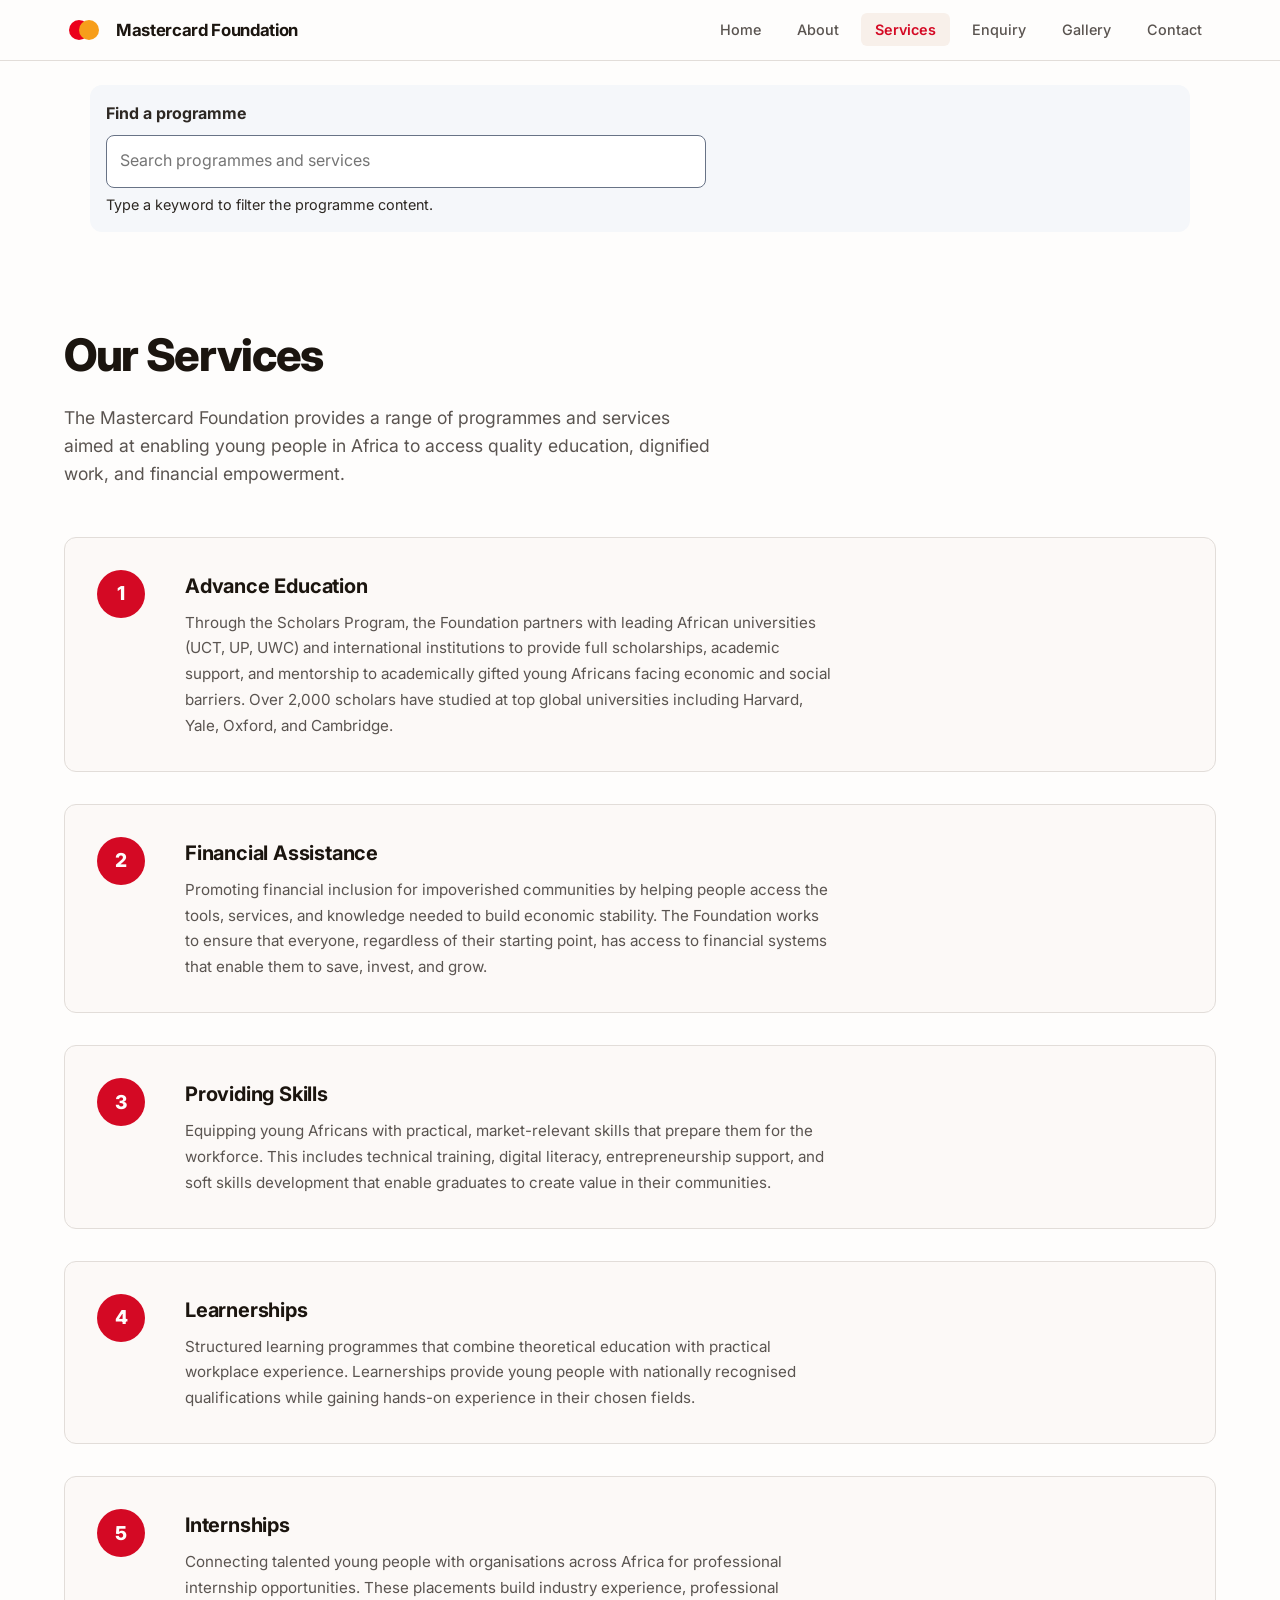
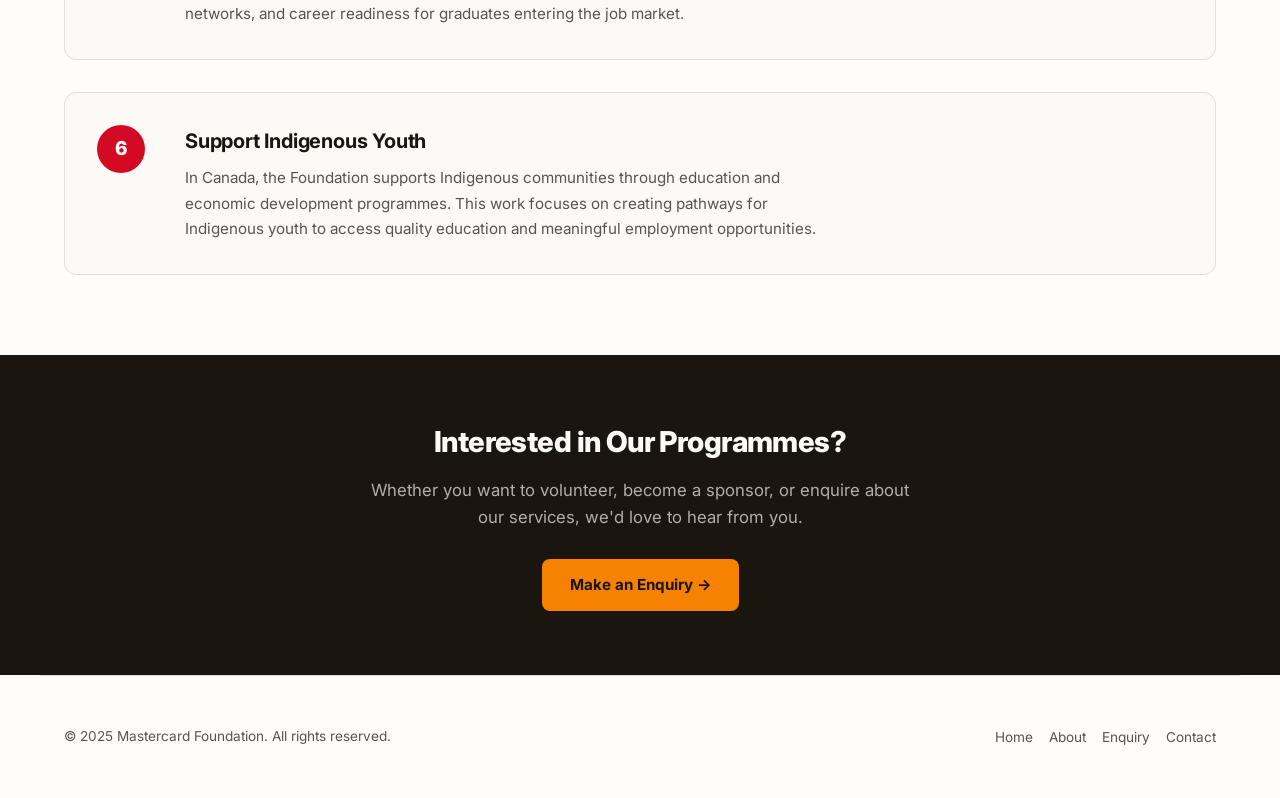
<file: WEDE5020_Part3_Hazel_Roman/WEDE_Part_3/services.html>
<!DOCTYPE html>
<html lang="en">
<head>

    <!-- Meta information for the Services page -->
    <meta charset="UTF-8">
    <meta name="viewport" content="width=device-width, initial-scale=1.0">
    <title>Services | Mastercard Foundation</title>
    <link href="https://fonts.googleapis.com/css2?family=Inter:wght@400;500;600;700;800&display=swap" rel="stylesheet">
    

    <meta name="description" content="Explore Mastercard Foundation education, scholarship, employment and financial inclusion programmes.">
    <meta name="robots" content="index, follow">
    <meta name="author" content="Hazel Zintle Roman">
    <meta property="og:title" content="Services | Mastercard Foundation">
    <meta property="og:description" content="Explore Mastercard Foundation education, scholarship, employment and financial inclusion programmes.">
    <meta property="og:type" content="website">
    <link rel="stylesheet" href="css/services.css">
    <link rel="stylesheet" href="css/part3.css">
    <script src="js/main.js" defer></script>
  </head>
<body>
    <!-- Header with navigation -->
    <header>
        <nav>
            <a href="index.html" class="nav-brand">
                <svg viewBox="0 0 48 32" fill="none"><circle cx="18" cy="16" r="12" fill="#EB001B"/><circle cx="30" cy="16" r="12" fill="#F79E1B"/><path d="M24 6.8a12 12 0 010 18.4 12 12 0 000-18.4z" fill="#FF5F00"/></svg>
                <span>Mastercard Foundation</span>
            </a>
            <ul class="nav-links">
                <li><a href="index.html">Home</a></li>
                <li><a href="about.html">About</a></li>
                <li><a href="services.html" class="active">Services</a></li>
                <li><a href="enquiry.html">Enquiry</a></li>
                <li><a href="gallery.html">Gallery</a></li>
                <li><a href="contact.html">Contact</a></li>
            </ul>
        </nav>
    </header>

    <!-- Main content: Services offered by Mastercard Foundation -->
    <main>
        <section class="part3-search" aria-labelledby="programme-search-title"><label id="programme-search-title" for="programmeSearch">Find a programme</label><input id="programmeSearch" type="search" placeholder="Search programmes and services" aria-describedby="searchHelp"><p id="searchHelp" class="form-hint">Type a keyword to filter the programme content.</p><p id="searchStatus" aria-live="polite"></p></section>

        <!-- Page heading for the Services section -->
        <section class="page-header">
            <h1>Our Services</h1>
            <p>The Mastercard Foundation provides a range of programmes and services aimed at enabling young people in Africa to access quality education, dignified work, and financial empowerment.</p>
        </section>

        <!-- Detailed list of all services -->
        <section class="services-section">
            <div class="services-list">
                <!-- Service 1: Advance Education -->
                <article class="service-row">
                    <div class="service-number">1</div>
                    <div class="service-detail">
                        <h3>Advance Education</h3>
                        <p>Through the Scholars Program, the Foundation partners with leading African universities (UCT, UP, UWC) and international institutions to provide full scholarships, academic support, and mentorship to academically gifted young Africans facing economic and social barriers. Over 2,000 scholars have studied at top global universities including Harvard, Yale, Oxford, and Cambridge.</p>
                    </div>
                </article>

                <!-- Service 2: Financial Assistance -->
                <article class="service-row">
                    <div class="service-number">2</div>
                    <div class="service-detail">
                        <h3>Financial Assistance</h3>
                        <p>Promoting financial inclusion for impoverished communities by helping people access the tools, services, and knowledge needed to build economic stability. The Foundation works to ensure that everyone, regardless of their starting point, has access to financial systems that enable them to save, invest, and grow.</p>
                    </div>
                </article>

                <!-- Service 3: Providing Skills -->
                <article class="service-row">
                    <div class="service-number">3</div>
                    <div class="service-detail">
                        <h3>Providing Skills</h3>
                        <p>Equipping young Africans with practical, market-relevant skills that prepare them for the workforce. This includes technical training, digital literacy, entrepreneurship support, and soft skills development that enable graduates to create value in their communities.</p>
                    </div>
                </article>

                <!-- Service 4: Learnerships -->
                <article class="service-row">
                    <div class="service-number">4</div>
                    <div class="service-detail">
                        <h3>Learnerships</h3>
                        <p>Structured learning programmes that combine theoretical education with practical workplace experience. Learnerships provide young people with nationally recognised qualifications while gaining hands-on experience in their chosen fields.</p>
                    </div>
                </article>

                <!-- Service 5: Internships -->
                <article class="service-row">
                    <div class="service-number">5</div>
                    <div class="service-detail">
                        <h3>Internships</h3>
                        <p>Connecting talented young people with organisations across Africa for professional internship opportunities. These placements build industry experience, professional networks, and career readiness for graduates entering the job market.</p>
                    </div>
                </article>

                <!-- Service 6: Support Indigenous Youth -->
                <article class="service-row">
                    <div class="service-number">6</div>
                    <div class="service-detail">
                        <h3>Support Indigenous Youth</h3>
                        <p>In Canada, the Foundation supports Indigenous communities through education and economic development programmes. This work focuses on creating pathways for Indigenous youth to access quality education and meaningful employment opportunities.</p>
                    </div>
                </article>
            </div>
        </section>

        <!-- Call to action section encouraging visitors to enquire -->
        <section class="cta-section">
            <h2>Interested in Our Programmes?</h2>
            <p>Whether you want to volunteer, become a sponsor, or enquire about our services, we'd love to hear from you.</p>
            <a href="enquiry.html" class="cta-btn">Make an Enquiry →</a>
        </section>
    </main>

    <!-- Footer -->
    <footer>
        <div class="footer-left">
            <p>&copy; 2025 Mastercard Foundation. All rights reserved.</p>
        </div>
        <ul class="footer-links">
            <li><a href="index.html">Home</a></li>
            <li><a href="about.html">About</a></li>
            <li><a href="enquiry.html">Enquiry</a></li>
            <li><a href="contact.html">Contact</a></li>
        </ul>
    </footer>
</body>
</html>
</file>
<file: WEDE5020_Part3_Hazel_Roman/WEDE_Part_3/css/index.css>
/* CSS Reset and Base Styles */
        *, *::before, *::after {
            margin: 0;
            padding: 0;
            box-sizing: border-box;
        }

        :root {
            --mc-red: oklch(55% 0.22 25);
            --mc-orange: oklch(72% 0.19 60);
            --mc-gold: oklch(80% 0.15 75);
            --dark: oklch(20% 0.015 60);
            --text: oklch(28% 0.012 60);
            --text-secondary: oklch(45% 0.01 60);
            --surface: oklch(98.5% 0.004 60);
            --surface-warm: oklch(96% 0.012 60);
            --border: oklch(90% 0.008 60);
            --white: oklch(99.5% 0.002 60);
        }

        body {
            font-family: 'Inter', system-ui, sans-serif;
            font-size: 16px;
            line-height: 1.6;
            color: var(--text);
            background: var(--white);
            font-optical-sizing: auto;
        }

        /* Header and Navigation */
        header {
            position: sticky;
            top: 0;
            z-index: 100;
            background: var(--white);
            border-bottom: 1px solid var(--border);
        }

        nav {
            max-width: 1200px;
            margin: 0 auto;
            padding: 16px 24px;
            display: flex;
            align-items: center;
            justify-content: space-between;
        }

        .nav-brand {
            display: flex;
            align-items: center;
            gap: 12px;
            text-decoration: none;
            color: var(--dark);
        }

        .nav-brand svg {
            width: 40px;
            height: 28px;
        }

        .nav-brand span {
            font-weight: 700;
            font-size: 1.05rem;
            letter-spacing: -0.02em;
        }

        .nav-links {
            display: flex;
            gap: 8px;
            list-style: none;
        }

        .nav-links a {
            text-decoration: none;
            color: var(--text-secondary);
            font-size: 0.9rem;
            font-weight: 500;
            padding: 8px 14px;
            border-radius: 6px;
            transition: background 0.15s, color 0.15s;
        }

        .nav-links a:hover {
            background: var(--surface-warm);
            color: var(--dark);
        }

        .nav-links a.active {
            background: var(--surface-warm);
            color: var(--mc-red);
            font-weight: 600;
        }

        /* Hero Section */
        .hero {
            max-width: 1200px;
            margin: 0 auto;
            padding: 80px 24px 64px;
            display: grid;
            grid-template-columns: 1fr 1fr;
            gap: 64px;
            align-items: center;
        }

        .hero-content h1 {
            font-size: clamp(2.2rem, 4vw, 3.2rem);
            font-weight: 800;
            line-height: 1.15;
            letter-spacing: -0.03em;
            color: var(--dark);
            text-wrap: balance;
            margin-bottom: 20px;
        }

        .hero-content h1 .accent {
            color: var(--mc-red);
        }

        .hero-content p {
            font-size: 1.1rem;
            color: var(--text-secondary);
            max-width: 50ch;
            margin-bottom: 32px;
        }

        .hero-cta {
            display: inline-flex;
            align-items: center;
            gap: 8px;
            background: var(--mc-red);
            color: var(--white);
            text-decoration: none;
            padding: 14px 28px;
            border-radius: 8px;
            font-weight: 600;
            font-size: 0.95rem;
            transition: transform 0.2s cubic-bezier(0.22, 1, 0.36, 1), box-shadow 0.2s;
        }

        .hero-cta:hover {
            transform: translateY(-2px);
            box-shadow: 0 8px 24px oklch(55% 0.22 25 / 0.25);
        }

        .hero-visual {
            display: flex;
            align-items: center;
            justify-content: center;
            background: var(--surface-warm);
            border-radius: 24px;
            padding: 48px;
            aspect-ratio: 1;
            max-height: 420px;
        }

        .hero-visual svg {
            width: 100%;
            max-width: 280px;
            height: auto;
        }

        /* Stats Section */
        .stats {
            background: var(--surface-warm);
            padding: 56px 24px;
        }

        .stats-inner {
            max-width: 1200px;
            margin: 0 auto;
            display: grid;
            grid-template-columns: repeat(auto-fit, minmax(200px, 1fr));
            gap: 40px;
        }

        .stat-item {
            text-align: center;
        }

        .stat-item .number {
            font-size: 2.5rem;
            font-weight: 800;
            color: var(--mc-red);
            letter-spacing: -0.02em;
            line-height: 1.2;
        }

        .stat-item .label {
            font-size: 0.9rem;
            color: var(--text-secondary);
            margin-top: 4px;
        }

        /* Services Preview */
        .services-preview {
            max-width: 1200px;
            margin: 0 auto;
            padding: 80px 24px;
        }

        .section-header {
            margin-bottom: 48px;
        }

        .section-header h2 {
            font-size: 2rem;
            font-weight: 800;
            color: var(--dark);
            letter-spacing: -0.02em;
            margin-bottom: 12px;
        }

        .section-header p {
            color: var(--text-secondary);
            font-size: 1.05rem;
            max-width: 55ch;
        }

        .services-grid {
            display: grid;
            grid-template-columns: repeat(auto-fit, minmax(280px, 1fr));
            gap: 24px;
        }

        .service-item {
            padding: 28px;
            background: var(--surface);
            border-radius: 12px;
            border: 1px solid var(--border);
            transition: border-color 0.2s, transform 0.2s cubic-bezier(0.22, 1, 0.36, 1);
        }

        .service-item:hover {
            border-color: var(--mc-orange);
            transform: translateY(-2px);
        }

        .service-item h3 {
            font-size: 1.1rem;
            font-weight: 700;
            color: var(--dark);
            margin-bottom: 8px;
        }

        .service-item p {
            font-size: 0.9rem;
            color: var(--text-secondary);
            line-height: 1.5;
        }

        /* Quote/Mission */
        .mission {
            background: var(--dark);
            padding: 72px 24px;
            text-align: center;
        }

        .mission blockquote {
            max-width: 60ch;
            margin: 0 auto;
            font-size: clamp(1.2rem, 2.5vw, 1.6rem);
            color: var(--surface);
            font-weight: 500;
            line-height: 1.5;
            letter-spacing: -0.01em;
        }

        .mission cite {
            display: block;
            margin-top: 20px;
            font-size: 0.9rem;
            color: var(--mc-orange);
            font-style: normal;
            font-weight: 600;
        }

        /* Footer */
        footer {
            max-width: 1200px;
            margin: 0 auto;
            padding: 48px 24px;
            display: flex;
            justify-content: space-between;
            align-items: center;
            border-top: 1px solid var(--border);
        }

        .footer-left p {
            font-size: 0.85rem;
            color: var(--text-secondary);
        }

        .footer-links {
            display: flex;
            gap: 16px;
            list-style: none;
        }

        .footer-links a {
            font-size: 0.85rem;
            color: var(--text-secondary);
            text-decoration: none;
        }

        .footer-links a:hover {
            color: var(--mc-red);
        }

        /* Responsive */
        @media (max-width: 768px) {
            .hero {
                grid-template-columns: 1fr;
                padding: 48px 24px;
                gap: 40px;
            }

            .hero-visual {
                max-height: 280px;
            }

            nav {
                flex-direction: column;
                gap: 12px;
            }

            .nav-links {
                flex-wrap: wrap;
                justify-content: center;
            }

            footer {
                flex-direction: column;
                gap: 16px;
                text-align: center;
            }
        }
</file>
<file: WEDE5020_Part3_Hazel_Roman/WEDE_Part_3/css/part3.css>
/* Part 3 additions: accessible interaction, forms, search, maps and gallery. */
:root { scroll-behavior: smooth; }
img { max-width: 100%; height: auto; }
button, input, select, textarea { font: inherit; }
:focus-visible { outline: 3px solid #e35b3f; outline-offset: 3px; }
.part3-search { max-width: 1100px; margin: 1.5rem auto; padding: 1rem; border-radius: 12px; background: #f5f7fa; }
.part3-search label { display:block; font-weight:700; margin-bottom:.5rem; }
.part3-search input { width:100%; max-width:600px; padding:.8rem; border:1px solid #687386; border-radius:8px; }
.form-message { margin-top:.75rem; padding:.5rem 0; font-weight:600; }
.form-message.error { color:#a32323; }
.form-message.success { color:#176b3a; }
.form-hint { font-size:.9rem; margin-top:.35rem; }
.field-error { display:block; color:#a32323; font-size:.9rem; margin-top:.25rem; }
.map-grid { display:grid; grid-template-columns:repeat(2,minmax(0,1fr)); gap:1.25rem; }
.map-card { padding:1rem; border:1px solid #d8dee8; border-radius:12px; }
.map-card iframe { display:block; width:100%; height:280px; border:0; border-radius:8px; }
.location-section { max-width:1200px; margin:2rem auto; padding:1rem; }
.gallery-lightbox-trigger { cursor: zoom-in; }
.lightbox { width:min(92vw,1000px); max-width:none; max-height:90vh; margin:auto; padding:1rem; border:0; border-radius:14px; box-shadow:0 20px 70px #0006; }
.lightbox::backdrop { background:#101522dd; }
.lightbox img { display:block; max-width:100%; max-height:72vh; margin:2.5rem auto .5rem; object-fit:contain; }
.lightbox-close { position:absolute; right:1rem; top:1rem; padding:.5rem .8rem; cursor:pointer; }
[hidden] { display:none !important; }
@media(max-width:760px) { .map-grid { grid-template-columns:1fr; } .map-card iframe { height:230px; } .part3-search { margin:1rem; } }
@media(prefers-reduced-motion:reduce) { *,*::before,*::after { scroll-behavior:auto !important; animation-duration:.01ms !important; transition-duration:.01ms !important; } }
</file>
<file: WEDE5020_Part3_Hazel_Roman/WEDE_Part_3/css/about.css>
/* CSS Reset and Base Styles */
        *, *::before, *::after {
            margin: 0;
            padding: 0;
            box-sizing: border-box;
        }

        :root {
            --mc-red: oklch(55% 0.22 25);
            --mc-orange: oklch(72% 0.19 60);
            --mc-gold: oklch(80% 0.15 75);
            --dark: oklch(20% 0.015 60);
            --text: oklch(28% 0.012 60);
            --text-secondary: oklch(45% 0.01 60);
            --surface: oklch(98.5% 0.004 60);
            --surface-warm: oklch(96% 0.012 60);
            --border: oklch(90% 0.008 60);
            --white: oklch(99.5% 0.002 60);
        }

        body {
            font-family: 'Inter', system-ui, sans-serif;
            font-size: 16px;
            line-height: 1.6;
            color: var(--text);
            background: var(--white);
            font-optical-sizing: auto;
        }

        /* Header and Navigation */
        header {
            position: sticky;
            top: 0;
            z-index: 100;
            background: var(--white);
            border-bottom: 1px solid var(--border);
        }

        nav {
            max-width: 1200px;
            margin: 0 auto;
            padding: 16px 24px;
            display: flex;
            align-items: center;
            justify-content: space-between;
        }

        .nav-brand {
            display: flex;
            align-items: center;
            gap: 12px;
            text-decoration: none;
            color: var(--dark);
        }

        .nav-brand svg {
            width: 40px;
            height: 28px;
        }

        .nav-brand span {
            font-weight: 700;
            font-size: 1.05rem;
            letter-spacing: -0.02em;
        }

        .nav-links {
            display: flex;
            gap: 8px;
            list-style: none;
        }

        .nav-links a {
            text-decoration: none;
            color: var(--text-secondary);
            font-size: 0.9rem;
            font-weight: 500;
            padding: 8px 14px;
            border-radius: 6px;
            transition: background 0.15s, color 0.15s;
        }

        .nav-links a:hover {
            background: var(--surface-warm);
            color: var(--dark);
        }

        .nav-links a.active {
            background: var(--surface-warm);
            color: var(--mc-red);
            font-weight: 600;
        }

        /* Page Header */
        .page-header {
            max-width: 1200px;
            margin: 0 auto;
            padding: 64px 24px 48px;
        }

        .page-header h1 {
            font-size: clamp(2rem, 3.5vw, 2.8rem);
            font-weight: 800;
            color: var(--dark);
            letter-spacing: -0.03em;
            margin-bottom: 12px;
        }

        .page-header p {
            font-size: 1.1rem;
            color: var(--text-secondary);
            max-width: 60ch;
        }

        /* About Content Sections */
        .about-section {
            max-width: 1200px;
            margin: 0 auto;
            padding: 0 24px 64px;
        }

        .about-grid {
            display: grid;
            grid-template-columns: 1fr 1fr;
            gap: 48px;
            align-items: start;
        }

        .about-text h2 {
            font-size: 1.5rem;
            font-weight: 700;
            color: var(--dark);
            margin-bottom: 16px;
            letter-spacing: -0.02em;
        }

        .about-text p {
            color: var(--text-secondary);
            margin-bottom: 16px;
            max-width: 65ch;
            line-height: 1.7;
        }

        /* Info Cards for Mission, Vision, Plan */
        .info-blocks {
            max-width: 1200px;
            margin: 0 auto;
            padding: 0 24px 80px;
            display: grid;
            grid-template-columns: repeat(auto-fit, minmax(300px, 1fr));
            gap: 24px;
        }

        .info-block {
            background: var(--surface-warm);
            border-radius: 12px;
            padding: 32px;
            border: 1px solid var(--border);
        }

        .info-block h3 {
            font-size: 1.15rem;
            font-weight: 700;
            color: var(--dark);
            margin-bottom: 12px;
            display: flex;
            align-items: center;
            gap: 8px;
        }

        .info-block h3::before {
            content: '';
            width: 4px;
            height: 20px;
            background: var(--mc-orange);
            border-radius: 2px;
            flex-shrink: 0;
        }

        .info-block p {
            font-size: 0.95rem;
            color: var(--text-secondary);
            line-height: 1.6;
        }

        /* Timeline Section */
        .timeline-section {
            background: var(--surface-warm);
            padding: 64px 24px;
        }

        .timeline-inner {
            max-width: 1200px;
            margin: 0 auto;
        }

        .timeline-inner h2 {
            font-size: 1.8rem;
            font-weight: 800;
            color: var(--dark);
            margin-bottom: 32px;
            letter-spacing: -0.02em;
        }

        .timeline {
            display: grid;
            gap: 24px;
        }

        .timeline-item {
            display: grid;
            grid-template-columns: 80px 1fr;
            gap: 20px;
            align-items: start;
        }

        .timeline-year {
            font-size: 1.1rem;
            font-weight: 800;
            color: var(--mc-red);
        }

        .timeline-content h4 {
            font-size: 1rem;
            font-weight: 600;
            color: var(--dark);
            margin-bottom: 4px;
        }

        .timeline-content p {
            font-size: 0.9rem;
            color: var(--text-secondary);
        }

        /* Footer */
        footer {
            max-width: 1200px;
            margin: 0 auto;
            padding: 48px 24px;
            display: flex;
            justify-content: space-between;
            align-items: center;
            border-top: 1px solid var(--border);
        }

        .footer-left p {
            font-size: 0.85rem;
            color: var(--text-secondary);
        }

        .footer-links {
            display: flex;
            gap: 16px;
            list-style: none;
        }

        .footer-links a {
            font-size: 0.85rem;
            color: var(--text-secondary);
            text-decoration: none;
        }

        .footer-links a:hover {
            color: var(--mc-red);
        }

        /* Responsive Design for smaller screens */
        @media (max-width: 768px) {
            .about-grid {
                grid-template-columns: 1fr;
            }

            nav {
                flex-direction: column;
                gap: 12px;
            }

            .nav-links {
                flex-wrap: wrap;
                justify-content: center;
            }

            .timeline-item {
                grid-template-columns: 1fr;
                gap: 4px;
            }

            footer {
                flex-direction: column;
                gap: 16px;
                text-align: center;
            }
        }
</file>
<file: WEDE5020_Part3_Hazel_Roman/WEDE_Part_3/css/contact.css>
*, *::before, *::after { margin: 0; padding: 0; box-sizing: border-box; }

        :root {
            --mc-red: oklch(55% 0.22 25);
            --mc-orange: oklch(72% 0.19 60);
            --mc-gold: oklch(80% 0.15 75);
            --dark: oklch(20% 0.015 60);
            --text: oklch(28% 0.012 60);
            --text-secondary: oklch(45% 0.01 60);
            --surface: oklch(98.5% 0.004 60);
            --surface-warm: oklch(96% 0.012 60);
            --border: oklch(90% 0.008 60);
            --white: oklch(99.5% 0.002 60);
        }

        body { font-family: 'Inter', system-ui, sans-serif; font-size: 16px; line-height: 1.6; color: var(--text); background: var(--white); font-optical-sizing: auto; }

        /* Navigation */
        header { position: sticky; top: 0; z-index: 100; background: var(--white); border-bottom: 1px solid var(--border); }
        nav { max-width: 1200px; margin: 0 auto; padding: 16px 24px; display: flex; align-items: center; justify-content: space-between; }
        .nav-brand { display: flex; align-items: center; gap: 12px; text-decoration: none; color: var(--dark); }
        .nav-brand svg { width: 40px; height: 28px; }
        .nav-brand span { font-weight: 700; font-size: 1.05rem; letter-spacing: -0.02em; }
        .nav-links { display: flex; gap: 8px; list-style: none; }
        .nav-links a { text-decoration: none; color: var(--text-secondary); font-size: 0.9rem; font-weight: 500; padding: 8px 14px; border-radius: 6px; transition: background 0.15s, color 0.15s; }
        .nav-links a:hover { background: var(--surface-warm); color: var(--dark); }
        .nav-links a.active { background: var(--surface-warm); color: var(--mc-red); font-weight: 600; }

        /* Page Header */
        .page-header { max-width: 1200px; margin: 0 auto; padding: 64px 24px 48px; }
        .page-header h1 { font-size: clamp(2rem, 3.5vw, 2.8rem); font-weight: 800; color: var(--dark); letter-spacing: -0.03em; margin-bottom: 12px; }
        .page-header p { font-size: 1.1rem; color: var(--text-secondary); max-width: 60ch; }

        /* Contact Layout: Form + Info side by side */
        .contact-layout {
            max-width: 1200px;
            margin: 0 auto;
            padding: 0 24px 64px;
            display: grid;
            grid-template-columns: 1fr 1fr;
            gap: 48px;
        }

        /* Contact Form Styling */
        .contact-form {
            background: var(--surface);
            border: 1px solid var(--border);
            border-radius: 16px;
            padding: 36px;
        }

        .contact-form h2 {
            font-size: 1.3rem;
            font-weight: 700;
            color: var(--dark);
            margin-bottom: 24px;
        }

        .form-group {
            margin-bottom: 20px;
        }

        .form-group label {
            display: block;
            font-size: 0.9rem;
            font-weight: 600;
            color: var(--dark);
            margin-bottom: 6px;
        }

        .form-group input,
        .form-group select,
        .form-group textarea {
            width: 100%;
            padding: 12px 16px;
            border: 1px solid var(--border);
            border-radius: 8px;
            font-family: inherit;
            font-size: 0.95rem;
            color: var(--text);
            background: var(--white);
            transition: border-color 0.2s;
        }

        .form-group input:focus,
        .form-group select:focus,
        .form-group textarea:focus {
            outline: none;
            border-color: var(--mc-orange);
            box-shadow: 0 0 0 3px oklch(72% 0.19 60 / 0.15);
        }

        .form-group textarea {
            resize: vertical;
            min-height: 120px;
        }

        .form-row {
            display: grid;
            grid-template-columns: 1fr 1fr;
            gap: 16px;
        }

        .submit-btn {
            width: 100%;
            padding: 14px;
            background: var(--mc-red);
            color: var(--white);
            border: none;
            border-radius: 8px;
            font-family: inherit;
            font-size: 1rem;
            font-weight: 700;
            cursor: pointer;
            transition: transform 0.2s cubic-bezier(0.22, 1, 0.36, 1), box-shadow 0.2s;
        }

        .submit-btn:hover {
            transform: translateY(-1px);
            box-shadow: 0 6px 20px oklch(55% 0.22 25 / 0.25);
        }

        /* Contact Information Column */
        .contact-info {
            display: flex;
            flex-direction: column;
            gap: 32px;
        }

        .office-card {
            background: var(--surface-warm);
            border-radius: 12px;
            padding: 28px;
            border: 1px solid var(--border);
        }

        .office-card h3 {
            font-size: 1.05rem;
            font-weight: 700;
            color: var(--dark);
            margin-bottom: 12px;
        }

        .office-card p {
            font-size: 0.9rem;
            color: var(--text-secondary);
            line-height: 1.7;
        }

        .office-card a {
            color: var(--mc-red);
            text-decoration: none;
            font-weight: 500;
        }

        .office-card a:hover {
            text-decoration: underline;
        }

        /* Map Section: Shows locations of offices -->
        .map-section {
            max-width: 1200px;
            margin: 0 auto;
            padding: 0 24px 80px;
        }

        .map-section h2 {
            font-size: 1.5rem;
            font-weight: 700;
            color: var(--dark);
            margin-bottom: 24px;
            letter-spacing: -0.02em;
        }

        .map-container {
            border-radius: 12px;
            overflow: hidden;
            border: 1px solid var(--border);
            height: 400px;
        }

        .map-container iframe {
            width: 100%;
            height: 100%;
            border: none;
        }

        /* Footer */
        footer { max-width: 1200px; margin: 0 auto; padding: 48px 24px; display: flex; justify-content: space-between; align-items: center; border-top: 1px solid var(--border); }
        .footer-left p { font-size: 0.85rem; color: var(--text-secondary); }
        .footer-links { display: flex; gap: 16px; list-style: none; }
        .footer-links a { font-size: 0.85rem; color: var(--text-secondary); text-decoration: none; }
        .footer-links a:hover { color: var(--mc-red); }

        @media (max-width: 768px) {
            nav { flex-direction: column; gap: 12px; }
            .nav-links { flex-wrap: wrap; justify-content: center; }
            .contact-layout { grid-template-columns: 1fr; }
            .form-row { grid-template-columns: 1fr; }
            .map-container { height: 280px; }
            footer { flex-direction: column; gap: 16px; text-align: center; }
        }
</file>
<file: WEDE5020_Part3_Hazel_Roman/WEDE_Part_3/css/enquiry.css>
*, *::before, *::after { margin: 0; padding: 0; box-sizing: border-box; }

        :root {
            --mc-red: oklch(55% 0.22 25);
            --mc-orange: oklch(72% 0.19 60);
            --mc-gold: oklch(80% 0.15 75);
            --dark: oklch(20% 0.015 60);
            --text: oklch(28% 0.012 60);
            --text-secondary: oklch(45% 0.01 60);
            --surface: oklch(98.5% 0.004 60);
            --surface-warm: oklch(96% 0.012 60);
            --border: oklch(90% 0.008 60);
            --white: oklch(99.5% 0.002 60);
        }

        body { font-family: 'Inter', system-ui, sans-serif; font-size: 16px; line-height: 1.6; color: var(--text); background: var(--white); font-optical-sizing: auto; }

        /* Navigation */
        header { position: sticky; top: 0; z-index: 100; background: var(--white); border-bottom: 1px solid var(--border); }
        nav { max-width: 1200px; margin: 0 auto; padding: 16px 24px; display: flex; align-items: center; justify-content: space-between; }
        .nav-brand { display: flex; align-items: center; gap: 12px; text-decoration: none; color: var(--dark); }
        .nav-brand svg { width: 40px; height: 28px; }
        .nav-brand span { font-weight: 700; font-size: 1.05rem; letter-spacing: -0.02em; }
        .nav-links { display: flex; gap: 8px; list-style: none; }
        .nav-links a { text-decoration: none; color: var(--text-secondary); font-size: 0.9rem; font-weight: 500; padding: 8px 14px; border-radius: 6px; transition: background 0.15s, color 0.15s; }
        .nav-links a:hover { background: var(--surface-warm); color: var(--dark); }
        .nav-links a.active { background: var(--surface-warm); color: var(--mc-red); font-weight: 600; }

        /* Page Header */
        .page-header { max-width: 1200px; margin: 0 auto; padding: 64px 24px 48px; }
        .page-header h1 { font-size: clamp(2rem, 3.5vw, 2.8rem); font-weight: 800; color: var(--dark); letter-spacing: -0.03em; margin-bottom: 12px; }
        .page-header p { font-size: 1.1rem; color: var(--text-secondary); max-width: 60ch; }

        /* Form Section */
        .form-section {
            max-width: 720px;
            margin: 0 auto;
            padding: 0 24px 80px;
        }

        .enquiry-form {
            background: var(--surface);
            border: 1px solid var(--border);
            border-radius: 16px;
            padding: 40px;
        }

        .form-group {
            margin-bottom: 24px;
        }

        .form-group label {
            display: block;
            font-size: 0.9rem;
            font-weight: 600;
            color: var(--dark);
            margin-bottom: 6px;
        }

        .form-group input,
        .form-group select,
        .form-group textarea {
            width: 100%;
            padding: 12px 16px;
            border: 1px solid var(--border);
            border-radius: 8px;
            font-family: inherit;
            font-size: 0.95rem;
            color: var(--text);
            background: var(--white);
            transition: border-color 0.2s;
        }

        .form-group input:focus,
        .form-group select:focus,
        .form-group textarea:focus {
            outline: none;
            border-color: var(--mc-orange);
            box-shadow: 0 0 0 3px oklch(72% 0.19 60 / 0.15);
        }

        .form-group textarea {
            resize: vertical;
            min-height: 120px;
        }

        .form-row {
            display: grid;
            grid-template-columns: 1fr 1fr;
            gap: 16px;
        }

        .form-hint {
            font-size: 0.8rem;
            color: var(--text-secondary);
            margin-top: 4px;
        }

        .submit-btn {
            width: 100%;
            padding: 14px;
            background: var(--mc-red);
            color: var(--white);
            border: none;
            border-radius: 8px;
            font-family: inherit;
            font-size: 1rem;
            font-weight: 700;
            cursor: pointer;
            transition: transform 0.2s cubic-bezier(0.22, 1, 0.36, 1), box-shadow 0.2s;
        }

        .submit-btn:hover {
            transform: translateY(-1px);
            box-shadow: 0 6px 20px oklch(55% 0.22 25 / 0.25);
        }

        .submit-btn:active {
            transform: translateY(0);
        }

        /* Footer */
        footer { max-width: 1200px; margin: 0 auto; padding: 48px 24px; display: flex; justify-content: space-between; align-items: center; border-top: 1px solid var(--border); }
        .footer-left p { font-size: 0.85rem; color: var(--text-secondary); }
        .footer-links { display: flex; gap: 16px; list-style: none; }
        .footer-links a { font-size: 0.85rem; color: var(--text-secondary); text-decoration: none; }
        .footer-links a:hover { color: var(--mc-red); }

        @media (max-width: 768px) {
            nav { flex-direction: column; gap: 12px; }
            .nav-links { flex-wrap: wrap; justify-content: center; }
            .form-row { grid-template-columns: 1fr; }
            .enquiry-form { padding: 24px; }
            footer { flex-direction: column; gap: 16px; text-align: center; }
        }
</file>
<file: WEDE5020_Part3_Hazel_Roman/WEDE_Part_3/css/gallery.css>
*, *::before, *::after { margin: 0; padding: 0; box-sizing: border-box; }

        :root {
            --mc-red: oklch(55% 0.22 25);
            --mc-orange: oklch(72% 0.19 60);
            --mc-gold: oklch(80% 0.15 75);
            --dark: oklch(20% 0.015 60);
            --text: oklch(28% 0.012 60);
            --text-secondary: oklch(45% 0.01 60);
            --surface: oklch(98.5% 0.004 60);
            --surface-warm: oklch(96% 0.012 60);
            --border: oklch(90% 0.008 60);
            --white: oklch(99.5% 0.002 60);
        }

        body { font-family: 'Inter', system-ui, sans-serif; font-size: 16px; line-height: 1.6; color: var(--text); background: var(--white); font-optical-sizing: auto; }

        /* Navigation */
        header { position: sticky; top: 0; z-index: 100; background: var(--white); border-bottom: 1px solid var(--border); }
        nav { max-width: 1200px; margin: 0 auto; padding: 16px 24px; display: flex; align-items: center; justify-content: space-between; }
        .nav-brand { display: flex; align-items: center; gap: 12px; text-decoration: none; color: var(--dark); }
        .nav-brand svg { width: 40px; height: 28px; }
        .nav-brand span { font-weight: 700; font-size: 1.05rem; letter-spacing: -0.02em; }
        .nav-links { display: flex; gap: 8px; list-style: none; }
        .nav-links a { text-decoration: none; color: var(--text-secondary); font-size: 0.9rem; font-weight: 500; padding: 8px 14px; border-radius: 6px; transition: background 0.15s, color 0.15s; }
        .nav-links a:hover { background: var(--surface-warm); color: var(--dark); }
        .nav-links a.active { background: var(--surface-warm); color: var(--mc-red); font-weight: 600; }

        /* Page Header */
        .page-header { max-width: 1200px; margin: 0 auto; padding: 64px 24px 48px; }
        .page-header h1 { font-size: clamp(2rem, 3.5vw, 2.8rem); font-weight: 800; color: var(--dark); letter-spacing: -0.03em; margin-bottom: 12px; }
        .page-header p { font-size: 1.1rem; color: var(--text-secondary); max-width: 60ch; }

        /* Gallery Grid */
        .gallery-section {
            max-width: 1200px;
            margin: 0 auto;
            padding: 0 24px 80px;
        }

        .gallery-grid {
            display: grid;
            grid-template-columns: repeat(auto-fit, minmax(280px, 1fr));
            gap: 20px;
        }

        .gallery-item {
            position: relative;
            border-radius: 12px;
            overflow: hidden;
            aspect-ratio: 4/3;
            background: var(--surface-warm);
            border: 1px solid var(--border);
            display: flex;
            align-items: center;
            justify-content: center;
            transition: transform 0.3s cubic-bezier(0.22, 1, 0.36, 1);
        }

        .gallery-item:hover {
            transform: scale(1.02);
        }

        .gallery-item img {
            width: 100%;
            height: 100%;
            object-fit: cover;
        }

        /* Placeholder images using SVG patterns for demo */
        .gallery-placeholder {
            width: 100%;
            height: 100%;
            display: flex;
            flex-direction: column;
            align-items: center;
            justify-content: center;
            gap: 8px;
            padding: 24px;
            text-align: center;
        }

        .gallery-placeholder .icon {
            width: 48px;
            height: 48px;
            background: var(--mc-orange);
            border-radius: 50%;
            display: flex;
            align-items: center;
            justify-content: center;
        }

        .gallery-placeholder .caption {
            font-size: 0.85rem;
            font-weight: 600;
            color: var(--text-secondary);
        }

        .gallery-placeholder .sub {
            font-size: 0.75rem;
            color: var(--text-secondary);
        }

        /* Video embed section */
        .video-section {
            max-width: 1200px;
            margin: 0 auto;
            padding: 0 24px 80px;
        }

        .video-section h2 {
            font-size: 1.5rem;
            font-weight: 700;
            color: var(--dark);
            margin-bottom: 24px;
            letter-spacing: -0.02em;
        }

        .video-embed {
            position: relative;
            width: 100%;
            max-width: 720px;
            aspect-ratio: 16/9;
            border-radius: 12px;
            overflow: hidden;
            background: var(--dark);
        }

        .video-embed iframe {
            width: 100%;
            height: 100%;
            border: none;
        }

        /* Partners section */
        .partners-section {
            background: var(--surface-warm);
            padding: 56px 24px;
        }

        .partners-inner {
            max-width: 1200px;
            margin: 0 auto;
            text-align: center;
        }

        .partners-inner h2 {
            font-size: 1.5rem;
            font-weight: 700;
            color: var(--dark);
            margin-bottom: 32px;
        }

        .partners-grid {
            display: flex;
            flex-wrap: wrap;
            justify-content: center;
            gap: 32px;
            align-items: center;
        }

        .partner-logo {
            padding: 12px 20px;
            background: var(--white);
            border-radius: 8px;
            border: 1px solid var(--border);
            font-size: 0.85rem;
            font-weight: 600;
            color: var(--text-secondary);
        }

        /* Footer */
        footer { max-width: 1200px; margin: 0 auto; padding: 48px 24px; display: flex; justify-content: space-between; align-items: center; border-top: 1px solid var(--border); }
        .footer-left p { font-size: 0.85rem; color: var(--text-secondary); }
        .footer-links { display: flex; gap: 16px; list-style: none; }
        .footer-links a { font-size: 0.85rem; color: var(--text-secondary); text-decoration: none; }
        .footer-links a:hover { color: var(--mc-red); }

        @media (max-width: 768px) {
            nav { flex-direction: column; gap: 12px; }
            .nav-links { flex-wrap: wrap; justify-content: center; }
            footer { flex-direction: column; gap: 16px; text-align: center; }
        }
</file>
<file: WEDE5020_Part3_Hazel_Roman/WEDE_Part_3/css/services.css>
/* CSS Reset */
        *, *::before, *::after { margin: 0; padding: 0; box-sizing: border-box; }

        :root {
            --mc-red: oklch(55% 0.22 25);
            --mc-orange: oklch(72% 0.19 60);
            --mc-gold: oklch(80% 0.15 75);
            --dark: oklch(20% 0.015 60);
            --text: oklch(28% 0.012 60);
            --text-secondary: oklch(45% 0.01 60);
            --surface: oklch(98.5% 0.004 60);
            --surface-warm: oklch(96% 0.012 60);
            --border: oklch(90% 0.008 60);
            --white: oklch(99.5% 0.002 60);
        }

        body {
            font-family: 'Inter', system-ui, sans-serif;
            font-size: 16px;
            line-height: 1.6;
            color: var(--text);
            background: var(--white);
            font-optical-sizing: auto;
        }

        /* Header and Navigation */
        header { position: sticky; top: 0; z-index: 100; background: var(--white); border-bottom: 1px solid var(--border); }
        nav { max-width: 1200px; margin: 0 auto; padding: 16px 24px; display: flex; align-items: center; justify-content: space-between; }
        .nav-brand { display: flex; align-items: center; gap: 12px; text-decoration: none; color: var(--dark); }
        .nav-brand svg { width: 40px; height: 28px; }
        .nav-brand span { font-weight: 700; font-size: 1.05rem; letter-spacing: -0.02em; }
        .nav-links { display: flex; gap: 8px; list-style: none; }
        .nav-links a { text-decoration: none; color: var(--text-secondary); font-size: 0.9rem; font-weight: 500; padding: 8px 14px; border-radius: 6px; transition: background 0.15s, color 0.15s; }
        .nav-links a:hover { background: var(--surface-warm); color: var(--dark); }
        .nav-links a.active { background: var(--surface-warm); color: var(--mc-red); font-weight: 600; }

        /* Page Header */
        .page-header { max-width: 1200px; margin: 0 auto; padding: 64px 24px 48px; }
        .page-header h1 { font-size: clamp(2rem, 3.5vw, 2.8rem); font-weight: 800; color: var(--dark); letter-spacing: -0.03em; margin-bottom: 12px; }
        .page-header p { font-size: 1.1rem; color: var(--text-secondary); max-width: 60ch; }

        /* Services Grid */
        .services-section {
            max-width: 1200px;
            margin: 0 auto;
            padding: 0 24px 80px;
        }

        .services-list {
            display: grid;
            gap: 32px;
        }

        .service-row {
            display: grid;
            grid-template-columns: 64px 1fr;
            gap: 24px;
            align-items: start;
            padding: 32px;
            background: var(--surface);
            border-radius: 12px;
            border: 1px solid var(--border);
            transition: border-color 0.2s;
        }

        .service-row:hover {
            border-color: var(--mc-orange);
        }

        .service-number {
            width: 48px;
            height: 48px;
            background: var(--mc-red);
            border-radius: 50%;
            display: flex;
            align-items: center;
            justify-content: center;
            font-weight: 800;
            font-size: 1.2rem;
            color: var(--white);
            flex-shrink: 0;
        }

        .service-detail h3 {
            font-size: 1.25rem;
            font-weight: 700;
            color: var(--dark);
            margin-bottom: 8px;
            letter-spacing: -0.01em;
        }

        .service-detail p {
            font-size: 0.95rem;
            color: var(--text-secondary);
            line-height: 1.7;
            max-width: 65ch;
        }

        /* Call to action at the bottom */
        .cta-section {
            background: var(--dark);
            padding: 64px 24px;
            text-align: center;
        }

        .cta-section h2 {
            font-size: 1.8rem;
            font-weight: 800;
            color: var(--surface);
            margin-bottom: 12px;
            letter-spacing: -0.02em;
        }

        .cta-section p {
            color: oklch(75% 0.01 60);
            font-size: 1.05rem;
            margin-bottom: 28px;
            max-width: 50ch;
            margin-left: auto;
            margin-right: auto;
        }

        .cta-btn {
            display: inline-flex;
            align-items: center;
            gap: 8px;
            background: var(--mc-orange);
            color: var(--dark);
            text-decoration: none;
            padding: 14px 28px;
            border-radius: 8px;
            font-weight: 700;
            font-size: 0.95rem;
            transition: transform 0.2s cubic-bezier(0.22, 1, 0.36, 1);
        }

        .cta-btn:hover {
            transform: translateY(-2px);
        }

        /* Footer */
        footer { max-width: 1200px; margin: 0 auto; padding: 48px 24px; display: flex; justify-content: space-between; align-items: center; border-top: 1px solid var(--border); }
        .footer-left p { font-size: 0.85rem; color: var(--text-secondary); }
        .footer-links { display: flex; gap: 16px; list-style: none; }
        .footer-links a { font-size: 0.85rem; color: var(--text-secondary); text-decoration: none; }
        .footer-links a:hover { color: var(--mc-red); }

        /* Responsive */
        @media (max-width: 768px) {
            nav { flex-direction: column; gap: 12px; }
            .nav-links { flex-wrap: wrap; justify-content: center; }
            .service-row { grid-template-columns: 1fr; gap: 16px; }
            footer { flex-direction: column; gap: 16px; text-align: center; }
        }
</file>
